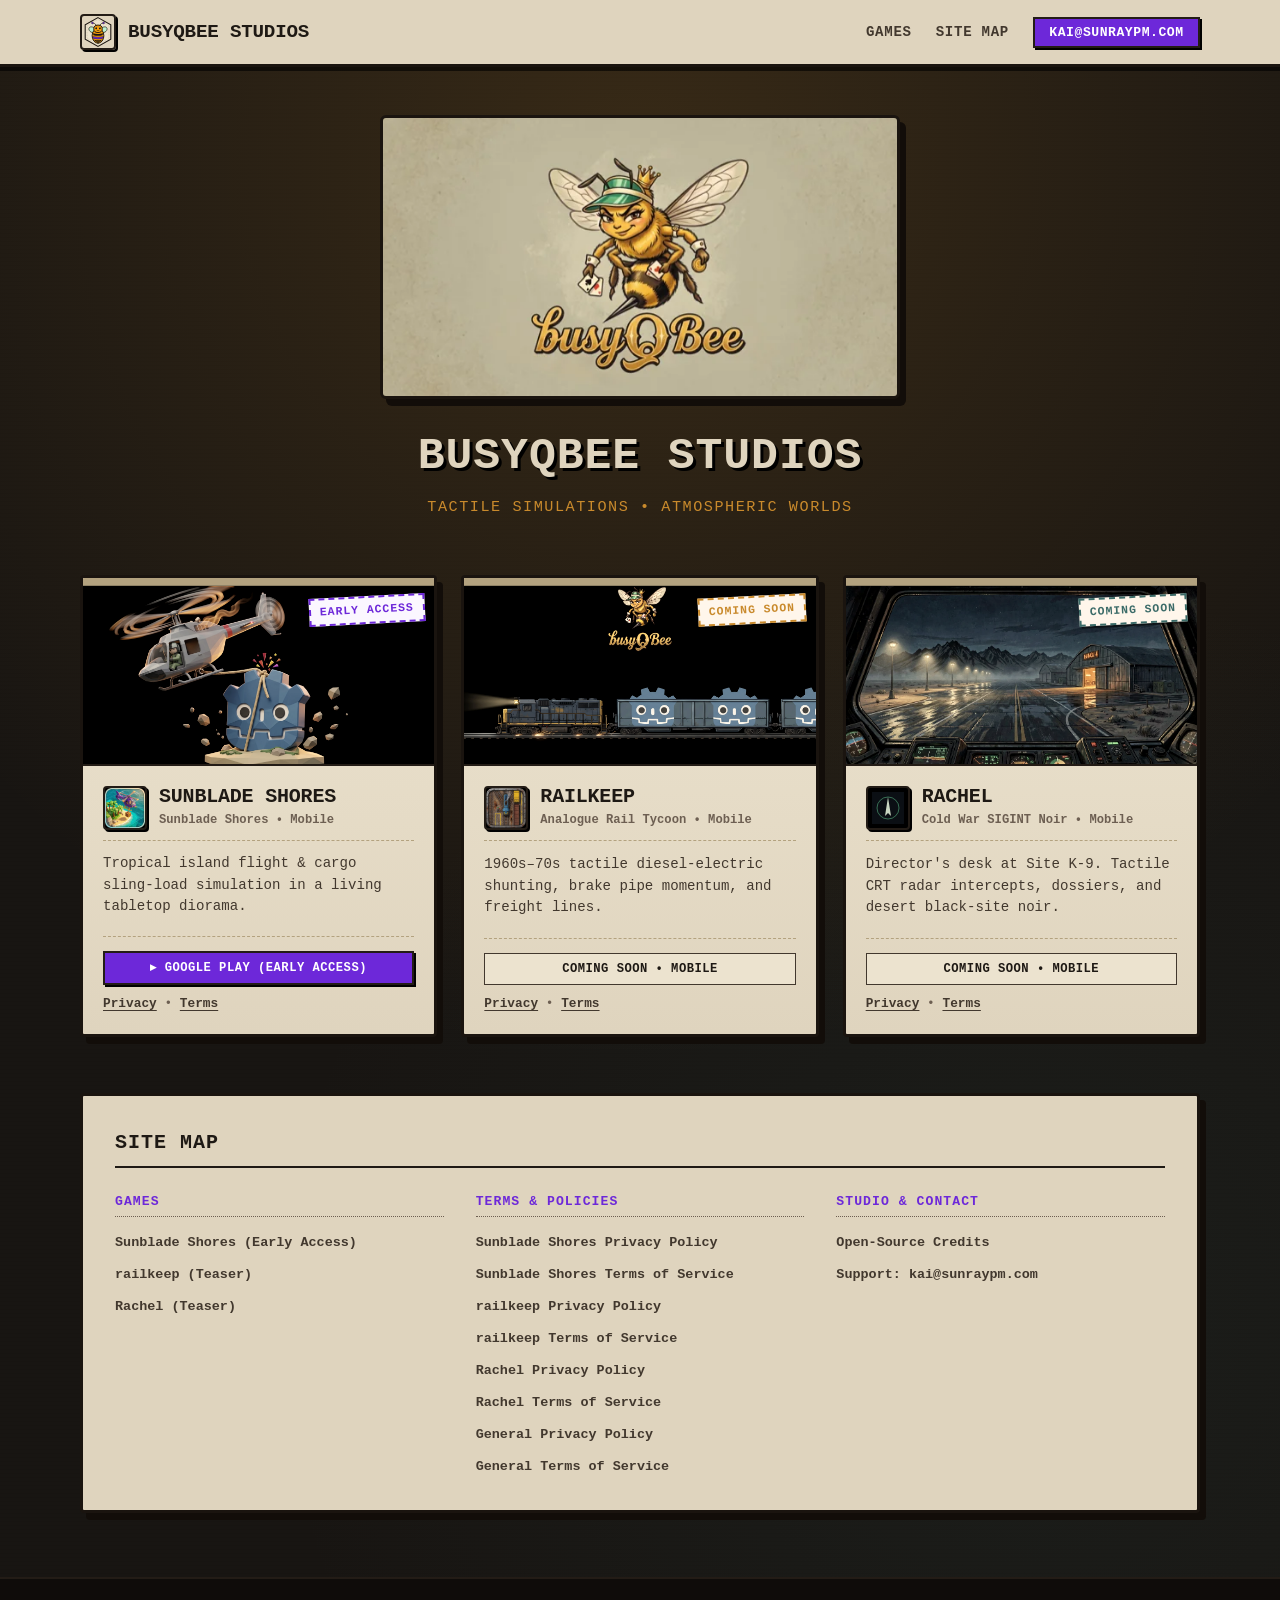
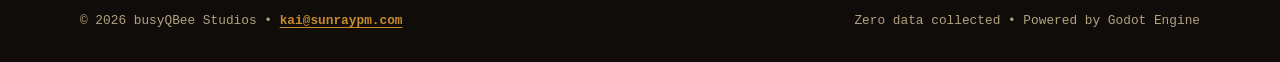
<file: index.html>
<!DOCTYPE html>
<html lang="en">
<head>
  <meta charset="UTF-8">
  <meta name="viewport" content="width=device-width, initial-scale=1.0">
  <title>busyQBee Studios</title>
  <meta name="description" content="busyQBee Studios — Independent game studio.">
  <link rel="icon" type="image/svg+xml" href="assets/images/favicon.svg">
  <link rel="stylesheet" href="assets/css/style.css">
</head>
<body>

  <!-- Minimal Header -->
  <header class="navbar">
    <div class="container nav-container">
      <a href="index.html" class="nav-brand">
        <img src="assets/images/busyqbee_logo.svg" alt="busyQBee Studios Logo" class="nav-logo">
        <span>busyQBee Studios</span>
      </a>
      <ul class="nav-links">
        <li><a href="#games" class="nav-link">Games</a></li>
        <li><a href="#sitemap" class="nav-link">Site Map</a></li>
        <li><a href="mailto:kai@sunraypm.com" class="nav-btn">kai@sunraypm.com</a></li>
      </ul>
    </div>
  </header>

  <main class="container">
    <!-- Hero / Headline with Official Studio Landscape Emblem -->
    <section class="minimal-hero">
      <img src="assets/images/busyQBee_emblem.webp" alt="busyQBee Studios Official Emblem" class="mascot-badge">
      <h1 class="minimal-title">busyQBee Studios</h1>
      <p class="minimal-tagline">Tactile simulations &bull; Atmospheric worlds</p>
    </section>

    <!-- 3 Games Horizontally -->
    <section id="games" class="games-horizontal-section">
      <div class="games-horizontal-grid">

        <!-- GAME 1: Sunblade Shores -->
        <article class="mini-game-card">
          <div class="mini-card-media">
            <img src="assets/images/sunbladeshores_splash.webp" alt="Sunblade Shores" loading="lazy">
            <span class="card-status-badge status-live">Early Access</span>
          </div>
          <div class="mini-card-body">
            <div class="mini-card-header">
              <img src="assets/images/sunbladeshores_icon.webp" alt="Sunblade Shores Icon" class="mini-icon">
              <div>
                <h2 class="mini-title">Sunblade Shores</h2>
                <div class="mini-subtitle">Sunblade Shores &bull; Mobile</div>
              </div>
            </div>
            <p class="mini-desc">
              Tropical island flight &amp; cargo sling-load simulation in a living tabletop diorama.
            </p>
            <div class="mini-actions">
              <a href="https://play.google.com/store/apps/details?id=com.sunraypm.sunbladeshores&hl=de" target="_blank" rel="noopener" class="availability-tag play-btn">&rtrif; Google Play (Early Access)</a>
              <div class="mini-links">
                <a href="sunbladeshores-privacy.html">Privacy</a> &bull;
                <a href="sunbladeshores-tos.html">Terms</a>
              </div>
            </div>
          </div>
        </article>

        <!-- GAME 2: railkeep -->
        <article class="mini-game-card teaser-card">
          <div class="mini-card-media">
            <img src="assets/images/railkeep_splash.webp" alt="railkeep" loading="lazy">
            <span class="card-status-badge status-teaser">Coming Soon</span>
          </div>
          <div class="mini-card-body">
            <div class="mini-card-header">
              <img src="assets/images/railkeep_icon.webp" alt="railkeep Icon" class="mini-icon">
              <div>
                <h2 class="mini-title">railkeep</h2>
                <div class="mini-subtitle">Analogue Rail Tycoon &bull; Mobile</div>
              </div>
            </div>
            <p class="mini-desc">
              1960s–70s tactile diesel-electric shunting, brake pipe momentum, and freight lines.
            </p>
            <div class="mini-actions">
              <span class="availability-tag">Coming Soon &bull; Mobile</span>
              <div class="mini-links">
                <a href="railkeep-privacy.html">Privacy</a> &bull;
                <a href="railkeep-tos.html">Terms</a>
              </div>
            </div>
          </div>
        </article>

        <!-- GAME 3: Rachel -->
        <article class="mini-game-card teaser-card">
          <div class="mini-card-media">
            <img src="assets/images/rachel_splash.webp" alt="Rachel" loading="lazy">
            <span class="card-status-badge status-classified">Coming Soon</span>
          </div>
          <div class="mini-card-body">
            <div class="mini-card-header">
              <img src="assets/images/rachel_icon.svg" alt="Rachel Icon" class="mini-icon" style="padding: 4px;">
              <div>
                <h2 class="mini-title">Rachel</h2>
                <div class="mini-subtitle">Cold War SIGINT Noir &bull; Mobile</div>
              </div>
            </div>
            <p class="mini-desc">
              Director's desk at Site K-9. Tactile CRT radar intercepts, dossiers, and desert black-site noir.
            </p>
            <div class="mini-actions">
              <span class="availability-tag">Coming Soon &bull; Mobile</span>
              <div class="mini-links">
                <a href="rachel-privacy.html">Privacy</a> &bull;
                <a href="rachel-tos.html">Terms</a>
              </div>
            </div>
          </div>
        </article>

      </div>
    </section>

    <!-- Site Map Section Below -->
    <section id="sitemap" class="sitemap-section">
      <div class="sitemap-header">Site Map</div>
      <div class="sitemap-grid">
        <div class="sitemap-col">
          <h4>Games</h4>
          <ul>
            <li><a href="#games">Sunblade Shores (Early Access)</a></li>
            <li><a href="#games">railkeep (Teaser)</a></li>
            <li><a href="#games">Rachel (Teaser)</a></li>
          </ul>
        </div>

        <div class="sitemap-col">
          <h4>Terms &amp; Policies</h4>
          <ul>
            <li><a href="sunbladeshores-privacy.html">Sunblade Shores Privacy Policy</a></li>
            <li><a href="sunbladeshores-tos.html">Sunblade Shores Terms of Service</a></li>
            <li><a href="railkeep-privacy.html">railkeep Privacy Policy</a></li>
            <li><a href="railkeep-tos.html">railkeep Terms of Service</a></li>
            <li><a href="rachel-privacy.html">Rachel Privacy Policy</a></li>
            <li><a href="rachel-tos.html">Rachel Terms of Service</a></li>
            <li><a href="privacy.html">General Privacy Policy</a></li>
            <li><a href="terms.html">General Terms of Service</a></li>
          </ul>
        </div>

        <div class="sitemap-col">
          <h4>Studio &amp; Contact</h4>
          <ul>
            <li><a href="credits.html">Open-Source Credits</a></li>
            <li><a href="mailto:kai@sunraypm.com">Support: kai@sunraypm.com</a></li>
          </ul>
        </div>
      </div>
    </section>
  </main>

  <!-- Minimal Footer -->
  <footer class="footer">
    <div class="container footer-bottom">
      <div>&copy; 2026 busyQBee Studios &bull; <a href="mailto:kai@sunraypm.com">kai@sunraypm.com</a></div>
      <div>Zero data collected &bull; Powered by Godot Engine</div>
    </div>
  </footer>

</body>
</html>
</file>
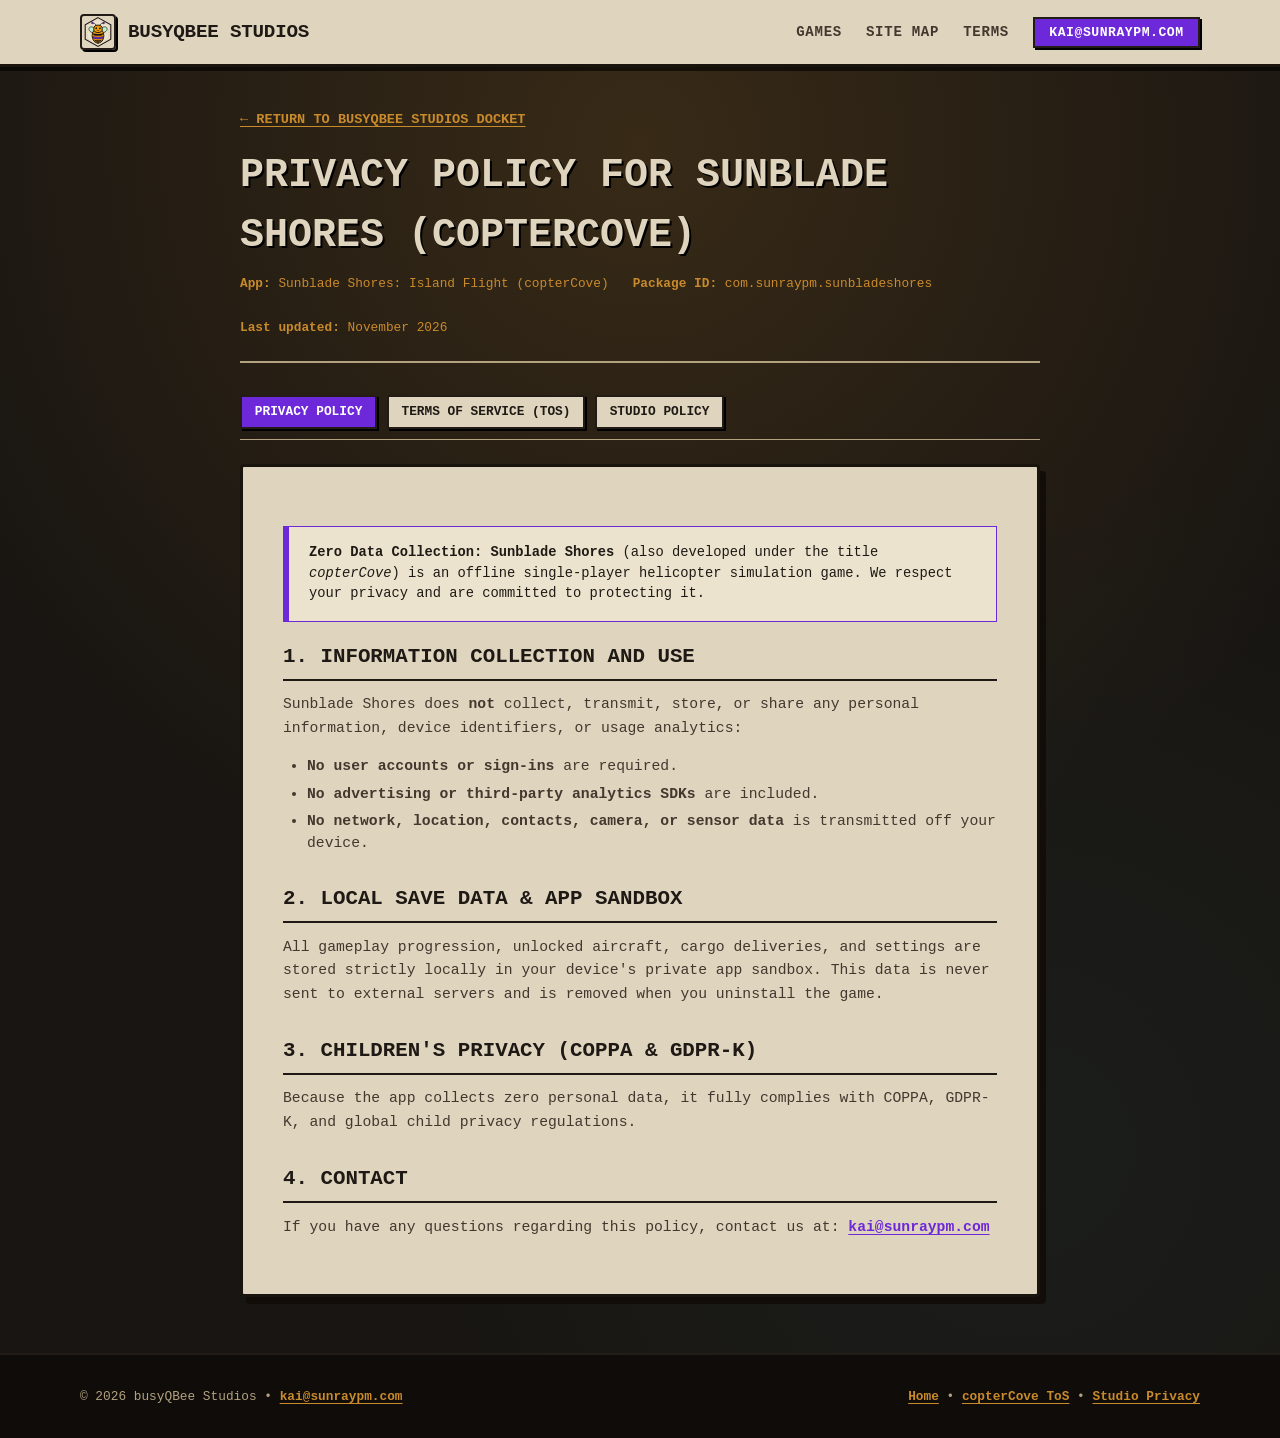
<file: coptercove-privacy.html>
<!DOCTYPE html>
<html lang="en">
<head>
  <meta charset="UTF-8">
  <meta name="viewport" content="width=device-width, initial-scale=1.0">
  <title>Privacy Policy - copterCove (Sunblade Shores) | busyQBee Studios</title>
  <meta name="description" content="Privacy Policy for copterCove / Sunblade Shores, developed by busyQBee Studios.">
  <link rel="icon" type="image/svg+xml" href="assets/images/favicon.svg">
  <link rel="stylesheet" href="assets/css/style.css">
</head>
<body>

  <!-- Navigation -->
  <header class="navbar">
    <div class="container nav-container">
      <a href="index.html" class="nav-brand">
        <img src="assets/images/busyqbee_logo.svg" alt="busyQBee Studios Logo" class="nav-logo">
        <span>busyQBee Studios</span>
      </a>
      <ul class="nav-links">
        <li><a href="index.html#games" class="nav-link">Games</a></li>
        <li><a href="index.html#sitemap" class="nav-link">Site Map</a></li>
        <li><a href="coptercove-tos.html" class="nav-link">Terms</a></li>
        <li><a href="mailto:kai@sunraypm.com" class="nav-btn">kai@sunraypm.com</a></li>
      </ul>
    </div>
  </header>

  <main class="container container-narrow">
    <div class="legal-header">
      <a href="index.html" class="legal-back">&larr; Return to busyQBee Studios Docket</a>
      <h1 class="legal-title">Privacy Policy for Sunblade Shores (copterCove)</h1>
      <div class="legal-meta">
        <span><strong>App:</strong> Sunblade Shores: Island Flight (copterCove)</span>
        <span><strong>Package ID:</strong> com.sunraypm.sunbladeshores</span>
        <span><strong>Last updated:</strong> November 2026</span>
      </div>
    </div>

    <div class="legal-nav-tabs">
      <a href="coptercove-privacy.html" class="legal-tab-btn active">Privacy Policy</a>
      <a href="coptercove-tos.html" class="legal-tab-btn">Terms of Service (ToS)</a>
      <a href="privacy.html" class="legal-tab-btn">Studio Policy</a>
    </div>

    <article class="legal-content">
      <div class="legal-notice-box">
        <strong>Zero Data Collection:</strong> <strong>Sunblade Shores</strong> (also developed under the title <em>copterCove</em>) is an offline single-player helicopter simulation game. We respect your privacy and are committed to protecting it.
      </div>

      <h2>1. Information Collection and Use</h2>
      <p>
        Sunblade Shores does <strong>not</strong> collect, transmit, store, or share any personal information, device identifiers, or usage analytics:
      </p>
      <ul>
        <li><strong>No user accounts or sign-ins</strong> are required.</li>
        <li><strong>No advertising or third-party analytics SDKs</strong> are included.</li>
        <li><strong>No network, location, contacts, camera, or sensor data</strong> is transmitted off your device.</li>
      </ul>

      <h2>2. Local Save Data &amp; App Sandbox</h2>
      <p>
        All gameplay progression, unlocked aircraft, cargo deliveries, and settings are stored strictly locally in your device's private app sandbox. This data is never sent to external servers and is removed when you uninstall the game.
      </p>

      <h2>3. Children's Privacy (COPPA &amp; GDPR-K)</h2>
      <p>
        Because the app collects zero personal data, it fully complies with COPPA, GDPR-K, and global child privacy regulations.
      </p>

      <h2>4. Contact</h2>
      <p>
        If you have any questions regarding this policy, contact us at: <strong><a href="mailto:kai@sunraypm.com">kai@sunraypm.com</a></strong>
      </p>
    </article>
  </main>

  <footer class="footer">
    <div class="container footer-bottom">
      <div>&copy; 2026 busyQBee Studios &bull; <a href="mailto:kai@sunraypm.com">kai@sunraypm.com</a></div>
      <div><a href="index.html">Home</a> &bull; <a href="coptercove-tos.html">copterCove ToS</a> &bull; <a href="privacy.html">Studio Privacy</a></div>
    </div>
  </footer>

</body>
</html>
</file>
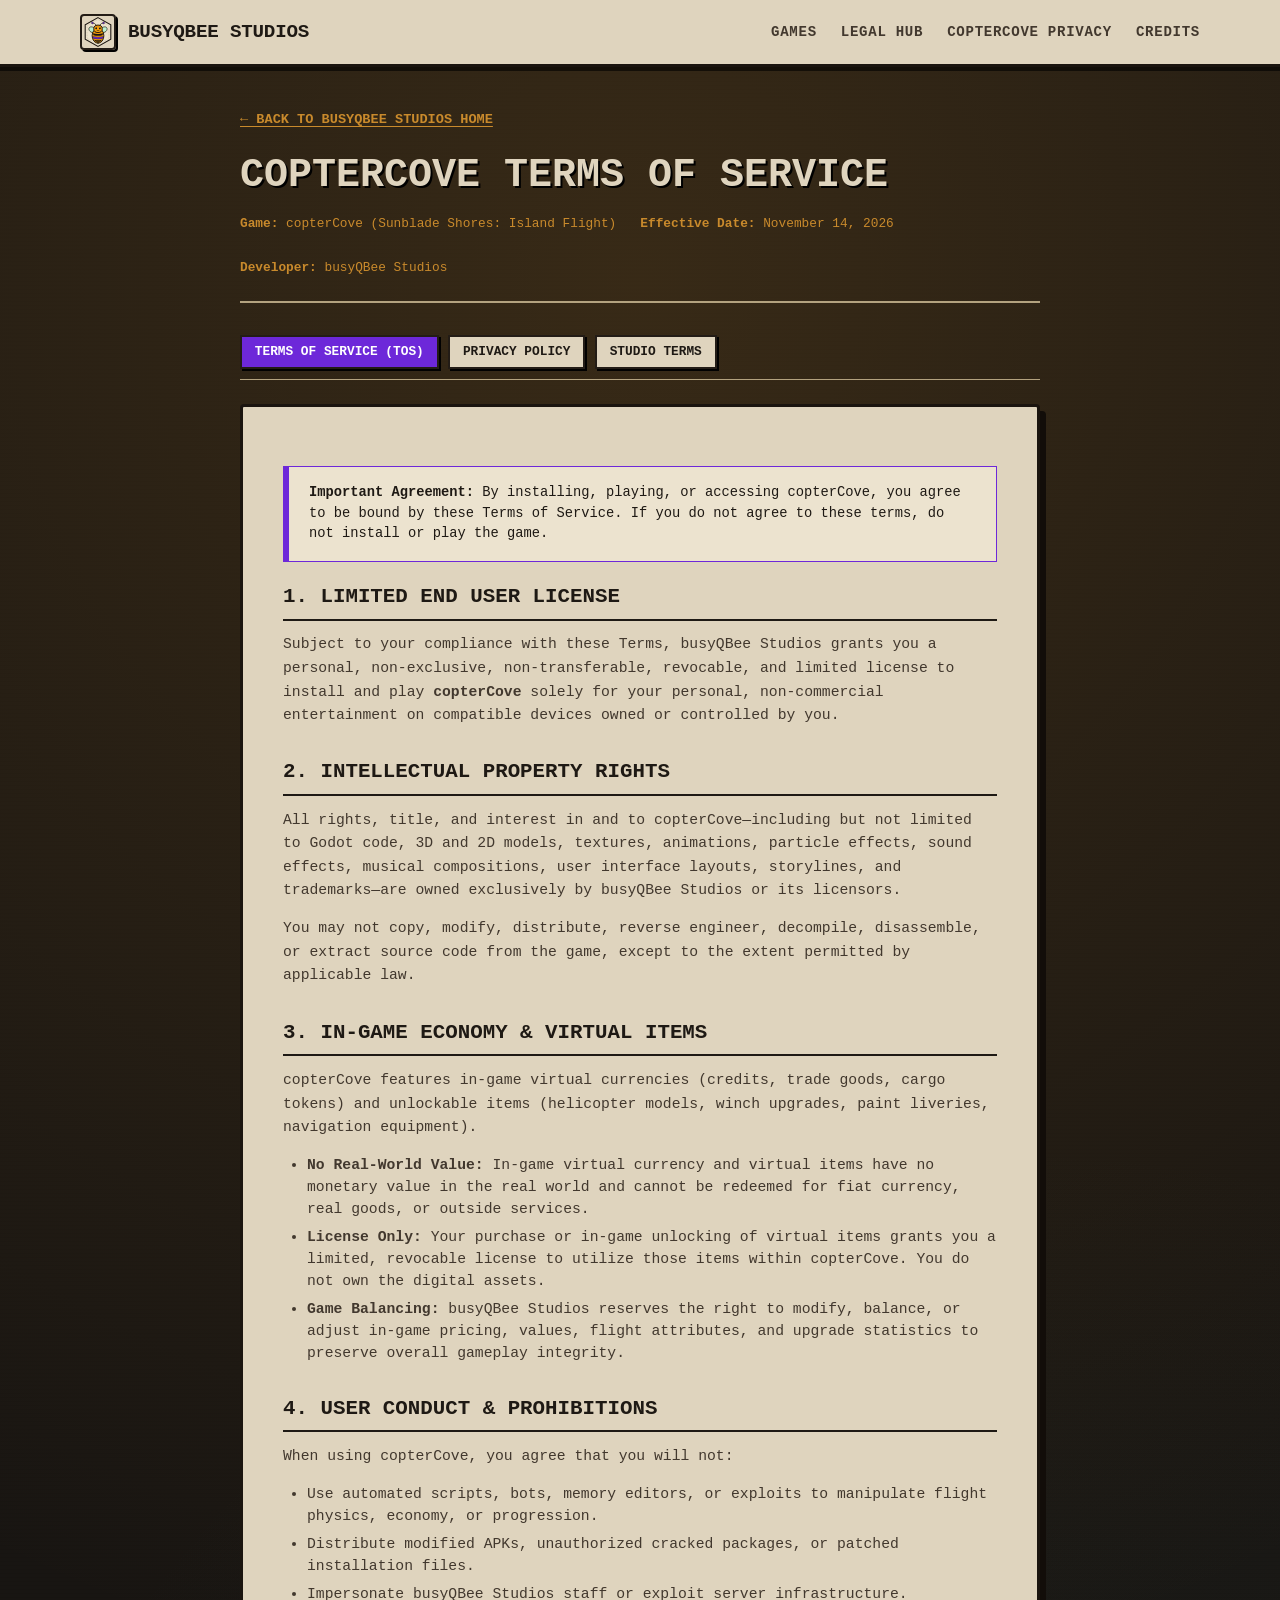
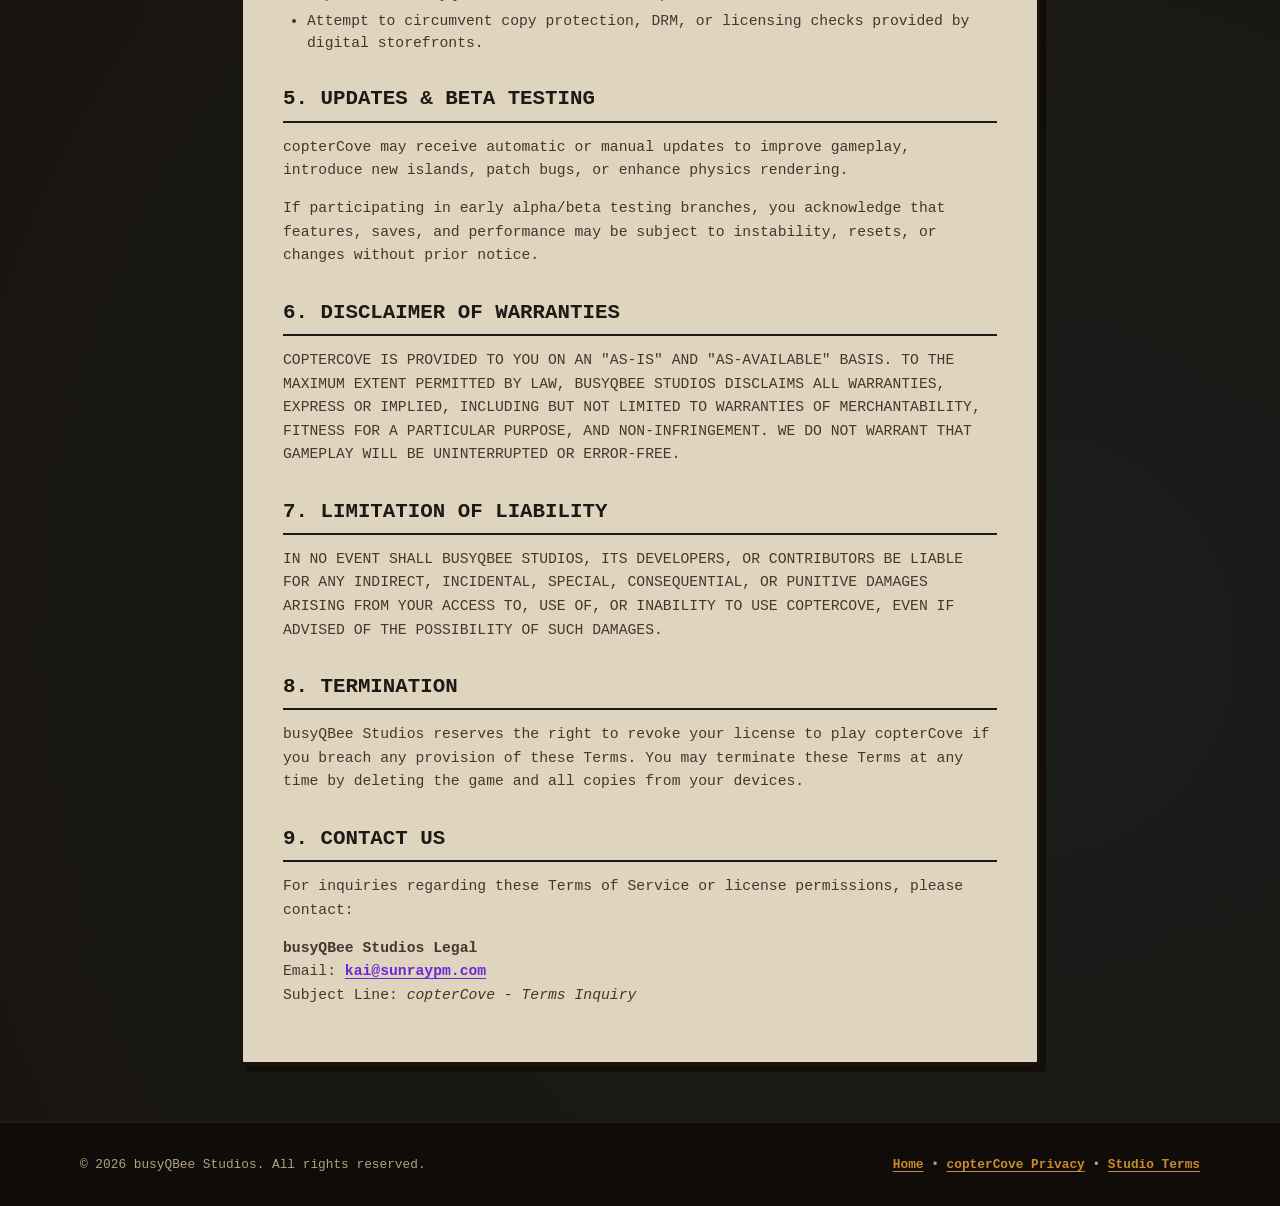
<file: coptercove-tos.html>
<!DOCTYPE html>
<html lang="en">
<head>
  <meta charset="UTF-8">
  <meta name="viewport" content="width=device-width, initial-scale=1.0">
  <title>Terms of Service - copterCove | busyQBee Studios</title>
  <meta name="description" content="Terms of Service and End User License Agreement for copterCove, developed by busyQBee Studios.">
  <link rel="icon" type="image/svg+xml" href="assets/images/favicon.svg">
  <link rel="stylesheet" href="assets/css/style.css">
</head>
<body>

  <!-- Navigation -->
  <header class="navbar">
    <div class="container nav-container">
      <a href="index.html" class="nav-brand">
        <img src="assets/images/busyqbee_logo.svg" alt="busyQBee Studios Logo" class="nav-logo">
        <span>busyQBee Studios</span>
      </a>
      <ul class="nav-links">
        <li><a href="index.html#portfolio" class="nav-link">Games</a></li>
        <li><a href="index.html#legal" class="nav-link">Legal Hub</a></li>
        <li><a href="coptercove-privacy.html" class="nav-link">copterCove Privacy</a></li>
        <li><a href="credits.html" class="nav-link">Credits</a></li>
      </ul>
    </div>
  </header>

  <main class="container container-narrow">
    <div class="legal-header">
      <a href="index.html" class="legal-back">&larr; Back to busyQBee Studios Home</a>
      <h1 class="legal-title">copterCove Terms of Service</h1>
      <div class="legal-meta">
        <span><strong>Game:</strong> copterCove (Sunblade Shores: Island Flight)</span>
        <span><strong>Effective Date:</strong> November 14, 2026</span>
        <span><strong>Developer:</strong> busyQBee Studios</span>
      </div>
    </div>

    <div class="legal-nav-tabs">
      <a href="coptercove-tos.html" class="legal-tab-btn active">Terms of Service (ToS)</a>
      <a href="coptercove-privacy.html" class="legal-tab-btn">Privacy Policy</a>
      <a href="terms.html" class="legal-tab-btn">Studio Terms</a>
    </div>

    <article class="legal-content">
      <div class="legal-notice-box">
        <strong>Important Agreement:</strong> By installing, playing, or accessing copterCove, you agree to be bound by these Terms of Service. If you do not agree to these terms, do not install or play the game.
      </div>

      <h2>1. Limited End User License</h2>
      <p>
        Subject to your compliance with these Terms, busyQBee Studios grants you a personal, non-exclusive, non-transferable, revocable, and limited license to install and play <strong>copterCove</strong> solely for your personal, non-commercial entertainment on compatible devices owned or controlled by you.
      </p>

      <h2>2. Intellectual Property Rights</h2>
      <p>
        All rights, title, and interest in and to copterCove—including but not limited to Godot code, 3D and 2D models, textures, animations, particle effects, sound effects, musical compositions, user interface layouts, storylines, and trademarks—are owned exclusively by busyQBee Studios or its licensors.
      </p>
      <p>
        You may not copy, modify, distribute, reverse engineer, decompile, disassemble, or extract source code from the game, except to the extent permitted by applicable law.
      </p>

      <h2>3. In-Game Economy &amp; Virtual Items</h2>
      <p>
        copterCove features in-game virtual currencies (credits, trade goods, cargo tokens) and unlockable items (helicopter models, winch upgrades, paint liveries, navigation equipment).
      </p>
      <ul>
        <li><strong>No Real-World Value:</strong> In-game virtual currency and virtual items have no monetary value in the real world and cannot be redeemed for fiat currency, real goods, or outside services.</li>
        <li><strong>License Only:</strong> Your purchase or in-game unlocking of virtual items grants you a limited, revocable license to utilize those items within copterCove. You do not own the digital assets.</li>
        <li><strong>Game Balancing:</strong> busyQBee Studios reserves the right to modify, balance, or adjust in-game pricing, values, flight attributes, and upgrade statistics to preserve overall gameplay integrity.</li>
      </ul>

      <h2>4. User Conduct &amp; Prohibitions</h2>
      <p>
        When using copterCove, you agree that you will not:
      </p>
      <ul>
        <li>Use automated scripts, bots, memory editors, or exploits to manipulate flight physics, economy, or progression.</li>
        <li>Distribute modified APKs, unauthorized cracked packages, or patched installation files.</li>
        <li>Impersonate busyQBee Studios staff or exploit server infrastructure.</li>
        <li>Attempt to circumvent copy protection, DRM, or licensing checks provided by digital storefronts.</li>
      </ul>

      <h2>5. Updates &amp; Beta Testing</h2>
      <p>
        copterCove may receive automatic or manual updates to improve gameplay, introduce new islands, patch bugs, or enhance physics rendering.
      </p>
      <p>
        If participating in early alpha/beta testing branches, you acknowledge that features, saves, and performance may be subject to instability, resets, or changes without prior notice.
      </p>

      <h2>6. Disclaimer of Warranties</h2>
      <p>
        COPTERCOVE IS PROVIDED TO YOU ON AN "AS-IS" AND "AS-AVAILABLE" BASIS. TO THE MAXIMUM EXTENT PERMITTED BY LAW, BUSYQBEE STUDIOS DISCLAIMS ALL WARRANTIES, EXPRESS OR IMPLIED, INCLUDING BUT NOT LIMITED TO WARRANTIES OF MERCHANTABILITY, FITNESS FOR A PARTICULAR PURPOSE, AND NON-INFRINGEMENT. WE DO NOT WARRANT THAT GAMEPLAY WILL BE UNINTERRUPTED OR ERROR-FREE.
      </p>

      <h2>7. Limitation of Liability</h2>
      <p>
        IN NO EVENT SHALL BUSYQBEE STUDIOS, ITS DEVELOPERS, OR CONTRIBUTORS BE LIABLE FOR ANY INDIRECT, INCIDENTAL, SPECIAL, CONSEQUENTIAL, OR PUNITIVE DAMAGES ARISING FROM YOUR ACCESS TO, USE OF, OR INABILITY TO USE COPTERCOVE, EVEN IF ADVISED OF THE POSSIBILITY OF SUCH DAMAGES.
      </p>

      <h2>8. Termination</h2>
      <p>
        busyQBee Studios reserves the right to revoke your license to play copterCove if you breach any provision of these Terms. You may terminate these Terms at any time by deleting the game and all copies from your devices.
      </p>

      <h2>9. Contact Us</h2>
      <p>
        For inquiries regarding these Terms of Service or license permissions, please contact:
      </p>
      <p>
        <strong>busyQBee Studios Legal</strong><br>
        Email: <a href="mailto:kai@sunraypm.com">kai@sunraypm.com</a><br>
        Subject Line: <em>copterCove - Terms Inquiry</em>
      </p>
    </article>
  </main>

  <footer class="footer">
    <div class="container footer-bottom">
      <div>&copy; 2026 busyQBee Studios. All rights reserved.</div>
      <div><a href="index.html">Home</a> &bull; <a href="coptercove-privacy.html">copterCove Privacy</a> &bull; <a href="terms.html">Studio Terms</a></div>
    </div>
  </footer>

</body>
</html>
</file>
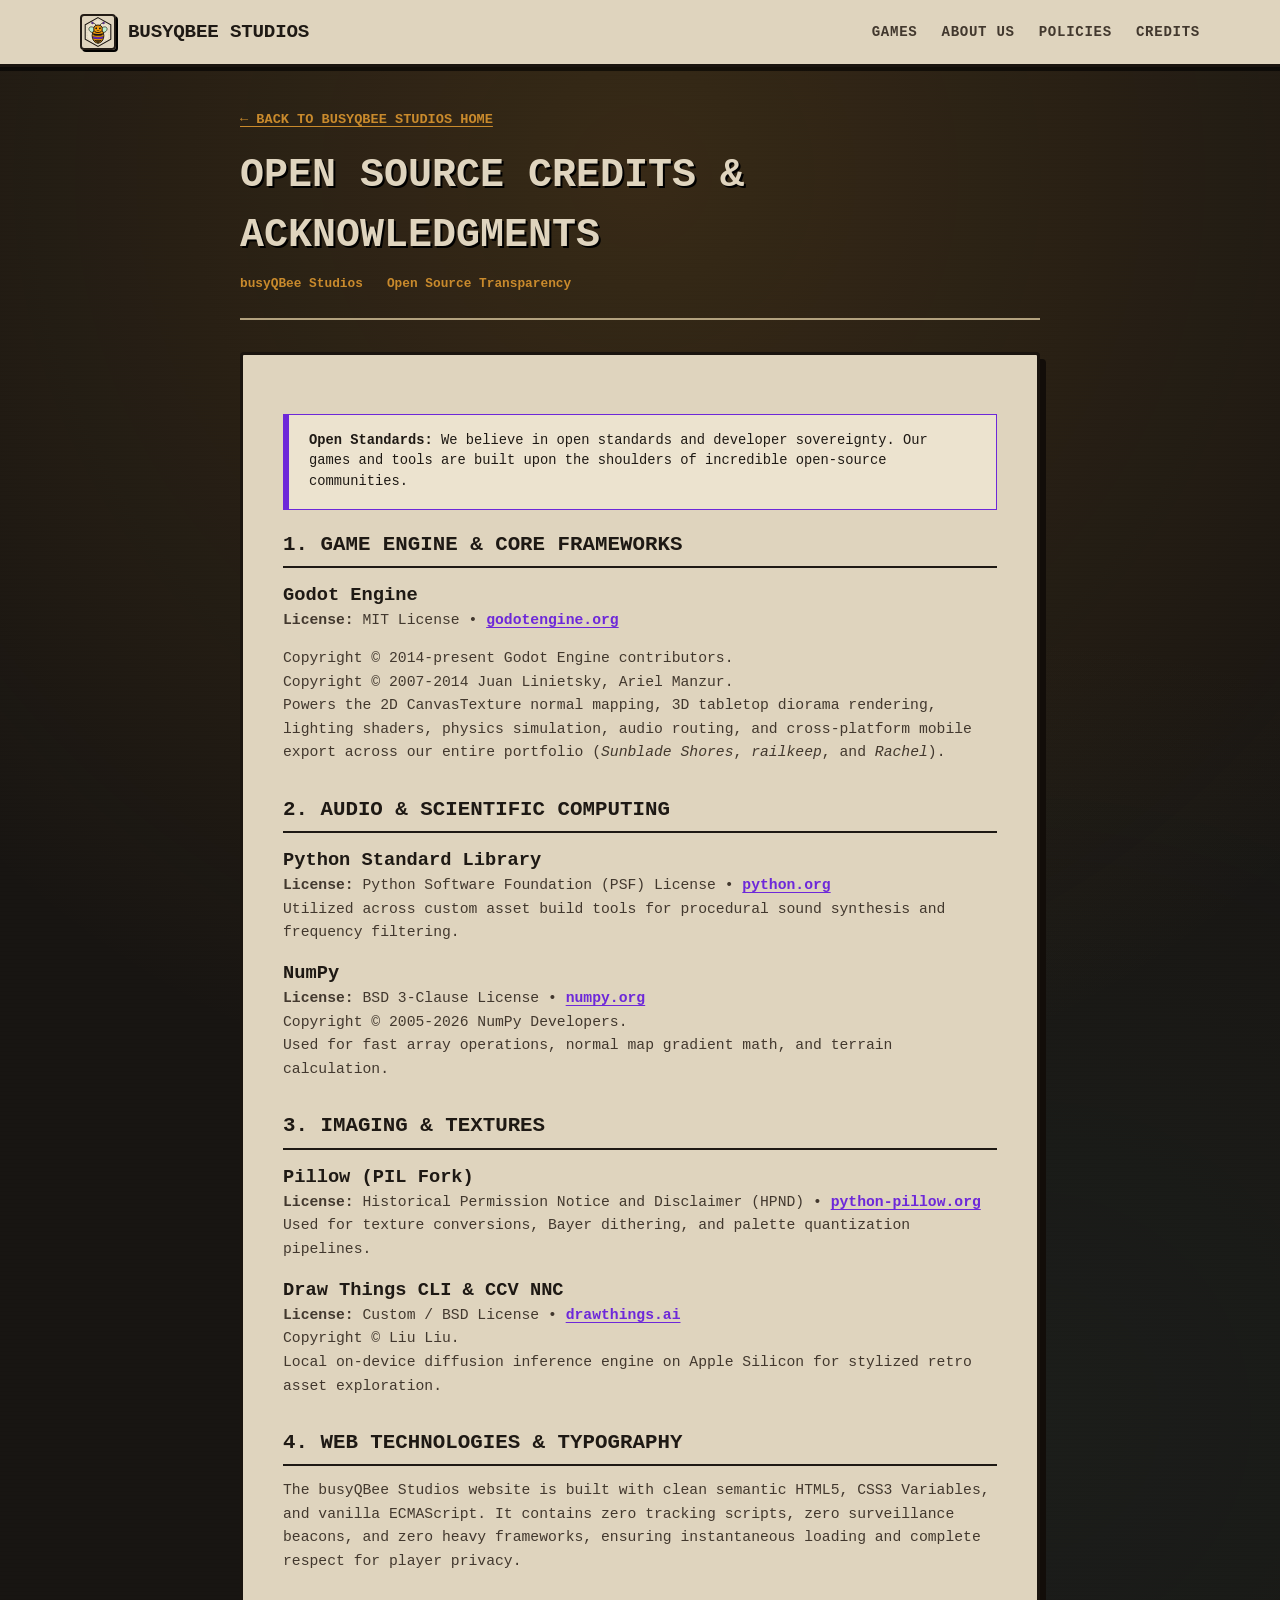
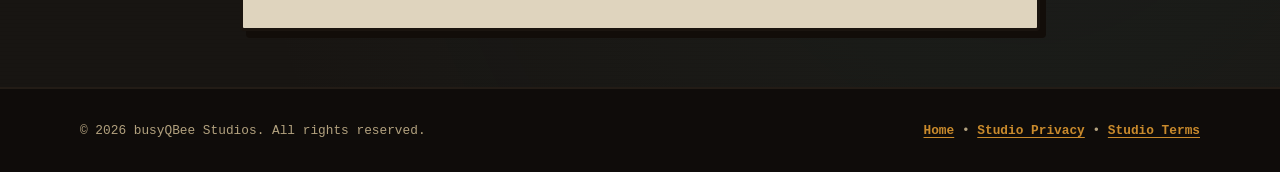
<file: credits.html>
<!DOCTYPE html>
<html lang="en">
<head>
  <meta charset="UTF-8">
  <meta name="viewport" content="width=device-width, initial-scale=1.0">
  <title>Open Source Credits | busyQBee Studios</title>
  <meta name="description" content="Open Source credits and acknowledgments for busyQBee Studios games and technology.">
  <link rel="icon" type="image/svg+xml" href="assets/images/favicon.svg">
  <link rel="stylesheet" href="assets/css/style.css">
</head>
<body>

  <!-- Navigation -->
  <header class="navbar">
    <div class="container nav-container">
      <a href="index.html" class="nav-brand">
        <img src="assets/images/busyqbee_logo.svg" alt="busyQBee Studios Logo" class="nav-logo">
        <span>busyQBee Studios</span>
      </a>
      <ul class="nav-links">
        <li><a href="index.html#portfolio" class="nav-link">Games</a></li>
        <li><a href="index.html#about" class="nav-link">About Us</a></li>
        <li><a href="index.html#sitemap" class="nav-link">Policies</a></li>
        <li><a href="credits.html" class="nav-link active">Credits</a></li>
      </ul>
    </div>
  </header>

  <main class="container container-narrow">
    <div class="legal-header">
      <a href="index.html" class="legal-back">&larr; Back to busyQBee Studios Home</a>
      <h1 class="legal-title">Open Source Credits &amp; Acknowledgments</h1>
      <div class="legal-meta">
        <span><strong>busyQBee Studios</strong></span>
        <span><strong>Open Source Transparency</strong></span>
      </div>
    </div>

    <article class="legal-content">
      <div class="legal-notice-box">
        <strong>Open Standards:</strong> We believe in open standards and developer sovereignty. Our games and tools are built upon the shoulders of incredible open-source communities.
      </div>

      <h2>1. Game Engine &amp; Core Frameworks</h2>
      <h3>Godot Engine</h3>
      <p>
        <strong>License:</strong> MIT License &bull; <a href="https://godotengine.org" target="_blank" rel="noopener">godotengine.org</a>
      </p>
      <p>
        Copyright &copy; 2014-present Godot Engine contributors.<br>
        Copyright &copy; 2007-2014 Juan Linietsky, Ariel Manzur.<br>
        Powers the 2D CanvasTexture normal mapping, 3D tabletop diorama rendering, lighting shaders, physics simulation, audio routing, and cross-platform mobile export across our entire portfolio (<em>Sunblade Shores</em>, <em>railkeep</em>, and <em>Rachel</em>).
      </p>

      <h2>2. Audio &amp; Scientific Computing</h2>
      <h3>Python Standard Library</h3>
      <p>
        <strong>License:</strong> Python Software Foundation (PSF) License &bull; <a href="https://python.org" target="_blank" rel="noopener">python.org</a><br>
        Utilized across custom asset build tools for procedural sound synthesis and frequency filtering.
      </p>

      <h3>NumPy</h3>
      <p>
        <strong>License:</strong> BSD 3-Clause License &bull; <a href="https://numpy.org" target="_blank" rel="noopener">numpy.org</a><br>
        Copyright &copy; 2005-2026 NumPy Developers.<br>
        Used for fast array operations, normal map gradient math, and terrain calculation.
      </p>

      <h2>3. Imaging &amp; Textures</h2>
      <h3>Pillow (PIL Fork)</h3>
      <p>
        <strong>License:</strong> Historical Permission Notice and Disclaimer (HPND) &bull; <a href="https://python-pillow.org" target="_blank" rel="noopener">python-pillow.org</a><br>
        Used for texture conversions, Bayer dithering, and palette quantization pipelines.
      </p>

      <h3>Draw Things CLI &amp; CCV NNC</h3>
      <p>
        <strong>License:</strong> Custom / BSD License &bull; <a href="https://drawthings.ai" target="_blank" rel="noopener">drawthings.ai</a><br>
        Copyright &copy; Liu Liu.<br>
        Local on-device diffusion inference engine on Apple Silicon for stylized retro asset exploration.
      </p>

      <h2>4. Web Technologies &amp; Typography</h2>
      <p>
        The busyQBee Studios website is built with clean semantic HTML5, CSS3 Variables, and vanilla ECMAScript. It contains zero tracking scripts, zero surveillance beacons, and zero heavy frameworks, ensuring instantaneous loading and complete respect for player privacy.
      </p>
    </article>
  </main>

  <footer class="footer">
    <div class="container footer-bottom">
      <div>&copy; 2026 busyQBee Studios. All rights reserved.</div>
      <div><a href="index.html">Home</a> &bull; <a href="privacy.html">Studio Privacy</a> &bull; <a href="terms.html">Studio Terms</a></div>
    </div>
  </footer>

</body>
</html>
</file>
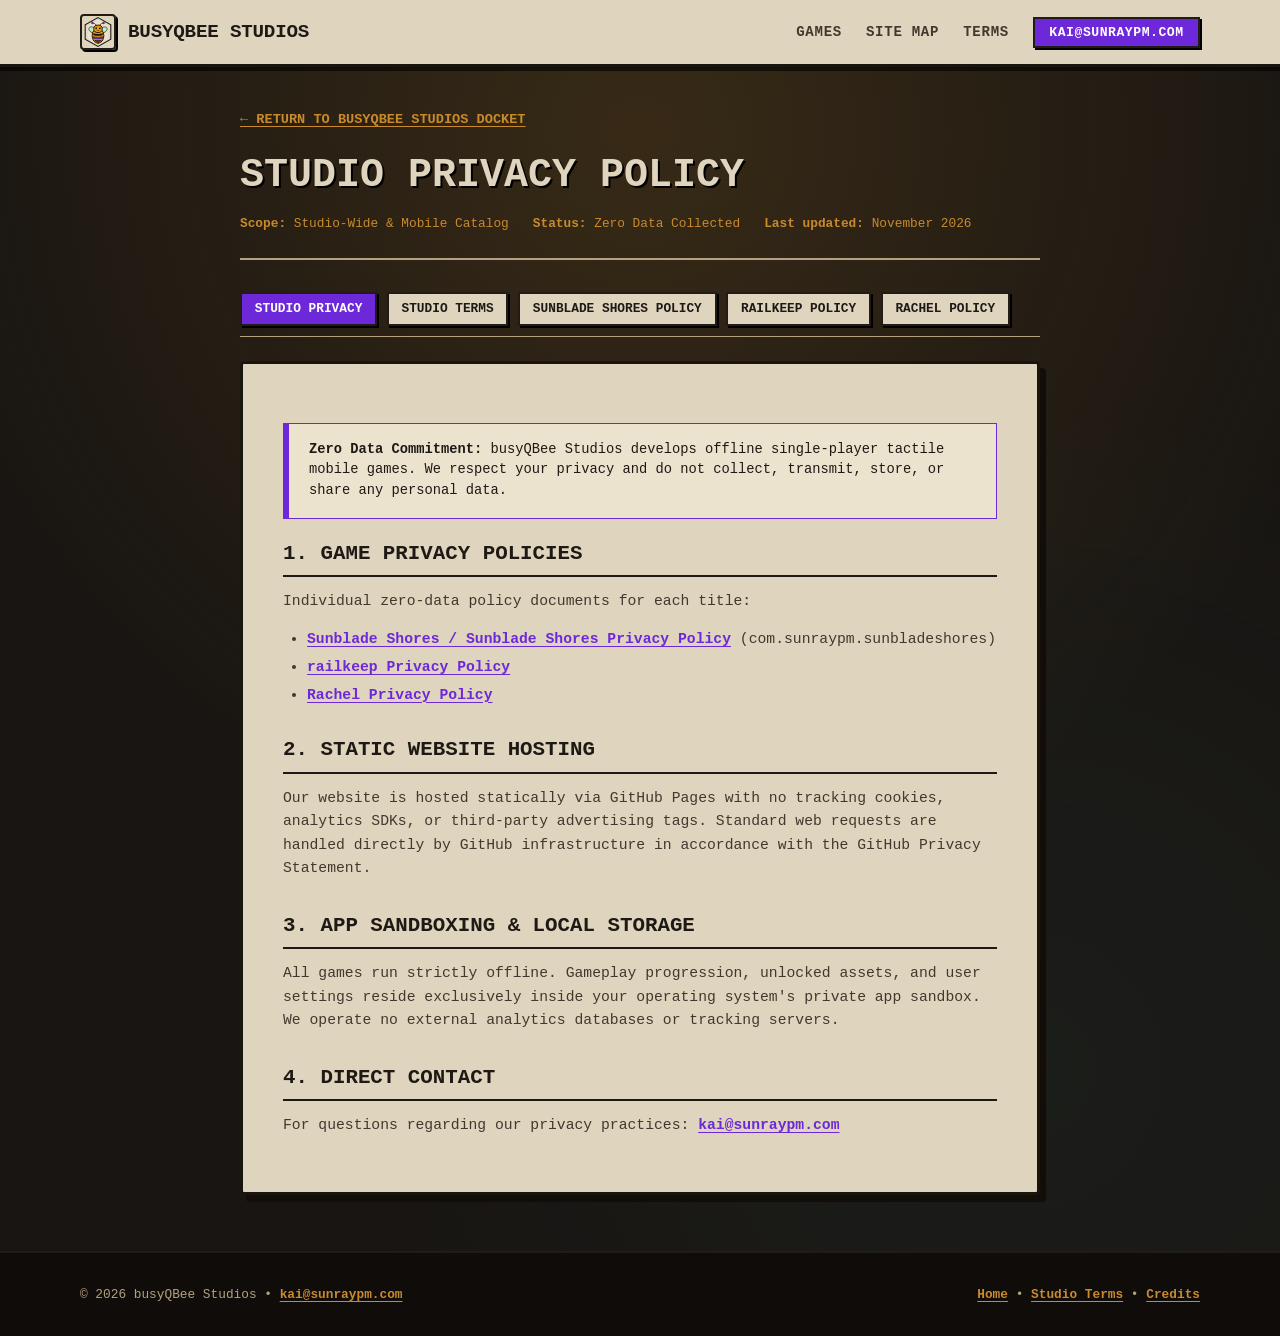
<file: privacy.html>
<!DOCTYPE html>
<html lang="en">
<head>
  <meta charset="UTF-8">
  <meta name="viewport" content="width=device-width, initial-scale=1.0">
  <title>Studio Privacy Policy | busyQBee Studios</title>
  <meta name="description" content="General Privacy Policy for busyQBee Studios: Zero personal data collected across all games and websites.">
  <link rel="icon" type="image/svg+xml" href="assets/images/favicon.svg">
  <link rel="stylesheet" href="assets/css/style.css">
</head>
<body>

  <!-- Navigation -->
  <header class="navbar">
    <div class="container nav-container">
      <a href="index.html" class="nav-brand">
        <img src="assets/images/busyqbee_logo.svg" alt="busyQBee Studios Logo" class="nav-logo">
        <span>busyQBee Studios</span>
      </a>
      <ul class="nav-links">
        <li><a href="index.html#games" class="nav-link">Games</a></li>
        <li><a href="index.html#sitemap" class="nav-link">Site Map</a></li>
        <li><a href="terms.html" class="nav-link">Terms</a></li>
        <li><a href="mailto:kai@sunraypm.com" class="nav-btn">kai@sunraypm.com</a></li>
      </ul>
    </div>
  </header>

  <main class="container container-narrow">
    <div class="legal-header">
      <a href="index.html" class="legal-back">&larr; Return to busyQBee Studios Docket</a>
      <h1 class="legal-title">Studio Privacy Policy</h1>
      <div class="legal-meta">
        <span><strong>Scope:</strong> Studio-Wide &amp; Mobile Catalog</span>
        <span><strong>Status:</strong> Zero Data Collected</span>
        <span><strong>Last updated:</strong> November 2026</span>
      </div>
    </div>

    <div class="legal-nav-tabs">
      <a href="privacy.html" class="legal-tab-btn active">Studio Privacy</a>
      <a href="terms.html" class="legal-tab-btn">Studio Terms</a>
      <a href="sunbladeshores-privacy.html" class="legal-tab-btn">Sunblade Shores Policy</a>
      <a href="railkeep-privacy.html" class="legal-tab-btn">railkeep Policy</a>
      <a href="rachel-privacy.html" class="legal-tab-btn">Rachel Policy</a>
    </div>

    <article class="legal-content">
      <div class="legal-notice-box">
        <strong>Zero Data Commitment:</strong> busyQBee Studios develops offline single-player tactile mobile games. We respect your privacy and do not collect, transmit, store, or share any personal data.
      </div>

      <h2>1. Game Privacy Policies</h2>
      <p>
        Individual zero-data policy documents for each title:
      </p>
      <ul>
        <li><a href="sunbladeshores-privacy.html"><strong>Sunblade Shores / Sunblade Shores Privacy Policy</strong></a> (com.sunraypm.sunbladeshores)</li>
        <li><a href="railkeep-privacy.html"><strong>railkeep Privacy Policy</strong></a></li>
        <li><a href="rachel-privacy.html"><strong>Rachel Privacy Policy</strong></a></li>
      </ul>

      <h2>2. Static Website Hosting</h2>
      <p>
        Our website is hosted statically via GitHub Pages with no tracking cookies, analytics SDKs, or third-party advertising tags. Standard web requests are handled directly by GitHub infrastructure in accordance with the GitHub Privacy Statement.
      </p>

      <h2>3. App Sandboxing &amp; Local Storage</h2>
      <p>
        All games run strictly offline. Gameplay progression, unlocked assets, and user settings reside exclusively inside your operating system's private app sandbox. We operate no external analytics databases or tracking servers.
      </p>

      <h2>4. Direct Contact</h2>
      <p>
        For questions regarding our privacy practices: <strong><a href="mailto:kai@sunraypm.com">kai@sunraypm.com</a></strong>
      </p>
    </article>
  </main>

  <footer class="footer">
    <div class="container footer-bottom">
      <div>&copy; 2026 busyQBee Studios &bull; <a href="mailto:kai@sunraypm.com">kai@sunraypm.com</a></div>
      <div><a href="index.html">Home</a> &bull; <a href="terms.html">Studio Terms</a> &bull; <a href="credits.html">Credits</a></div>
    </div>
  </footer>

</body>
</html>
</file>
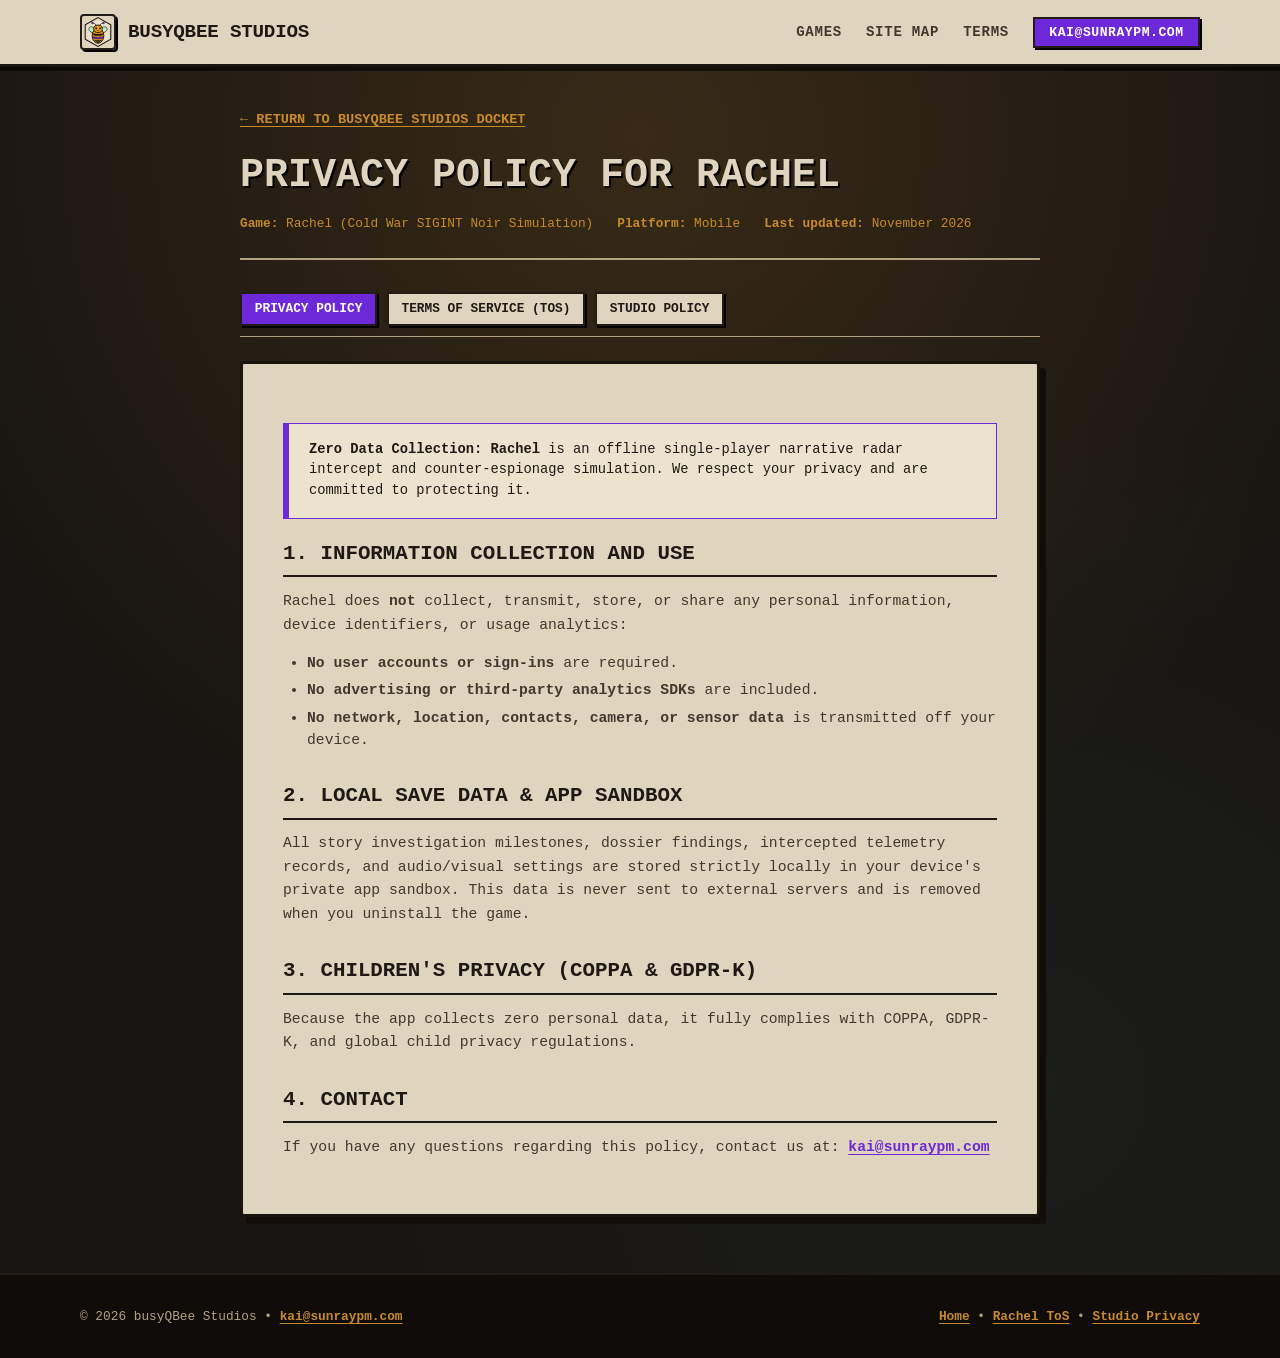
<file: rachel-privacy.html>
<!DOCTYPE html>
<html lang="en">
<head>
  <meta charset="UTF-8">
  <meta name="viewport" content="width=device-width, initial-scale=1.0">
  <title>Privacy Policy - Rachel | busyQBee Studios</title>
  <meta name="description" content="Privacy Policy for Rachel, developed by busyQBee Studios.">
  <link rel="icon" type="image/svg+xml" href="assets/images/favicon.svg">
  <link rel="stylesheet" href="assets/css/style.css">
</head>
<body>

  <!-- Navigation -->
  <header class="navbar">
    <div class="container nav-container">
      <a href="index.html" class="nav-brand">
        <img src="assets/images/busyqbee_logo.svg" alt="busyQBee Studios Logo" class="nav-logo">
        <span>busyQBee Studios</span>
      </a>
      <ul class="nav-links">
        <li><a href="index.html#games" class="nav-link">Games</a></li>
        <li><a href="index.html#sitemap" class="nav-link">Site Map</a></li>
        <li><a href="rachel-tos.html" class="nav-link">Terms</a></li>
        <li><a href="mailto:kai@sunraypm.com" class="nav-btn">kai@sunraypm.com</a></li>
      </ul>
    </div>
  </header>

  <main class="container container-narrow">
    <div class="legal-header">
      <a href="index.html" class="legal-back">&larr; Return to busyQBee Studios Docket</a>
      <h1 class="legal-title">Privacy Policy for Rachel</h1>
      <div class="legal-meta">
        <span><strong>Game:</strong> Rachel (Cold War SIGINT Noir Simulation)</span>
        <span><strong>Platform:</strong> Mobile</span>
        <span><strong>Last updated:</strong> November 2026</span>
      </div>
    </div>

    <div class="legal-nav-tabs">
      <a href="rachel-privacy.html" class="legal-tab-btn active">Privacy Policy</a>
      <a href="rachel-tos.html" class="legal-tab-btn">Terms of Service (ToS)</a>
      <a href="privacy.html" class="legal-tab-btn">Studio Policy</a>
    </div>

    <article class="legal-content">
      <div class="legal-notice-box">
        <strong>Zero Data Collection:</strong> <strong>Rachel</strong> is an offline single-player narrative radar intercept and counter-espionage simulation. We respect your privacy and are committed to protecting it.
      </div>

      <h2>1. Information Collection and Use</h2>
      <p>
        Rachel does <strong>not</strong> collect, transmit, store, or share any personal information, device identifiers, or usage analytics:
      </p>
      <ul>
        <li><strong>No user accounts or sign-ins</strong> are required.</li>
        <li><strong>No advertising or third-party analytics SDKs</strong> are included.</li>
        <li><strong>No network, location, contacts, camera, or sensor data</strong> is transmitted off your device.</li>
      </ul>

      <h2>2. Local Save Data &amp; App Sandbox</h2>
      <p>
        All story investigation milestones, dossier findings, intercepted telemetry records, and audio/visual settings are stored strictly locally in your device's private app sandbox. This data is never sent to external servers and is removed when you uninstall the game.
      </p>

      <h2>3. Children's Privacy (COPPA &amp; GDPR-K)</h2>
      <p>
        Because the app collects zero personal data, it fully complies with COPPA, GDPR-K, and global child privacy regulations.
      </p>

      <h2>4. Contact</h2>
      <p>
        If you have any questions regarding this policy, contact us at: <strong><a href="mailto:kai@sunraypm.com">kai@sunraypm.com</a></strong>
      </p>
    </article>
  </main>

  <footer class="footer">
    <div class="container footer-bottom">
      <div>&copy; 2026 busyQBee Studios &bull; <a href="mailto:kai@sunraypm.com">kai@sunraypm.com</a></div>
      <div><a href="index.html">Home</a> &bull; <a href="rachel-tos.html">Rachel ToS</a> &bull; <a href="privacy.html">Studio Privacy</a></div>
    </div>
  </footer>

</body>
</html>
</file>
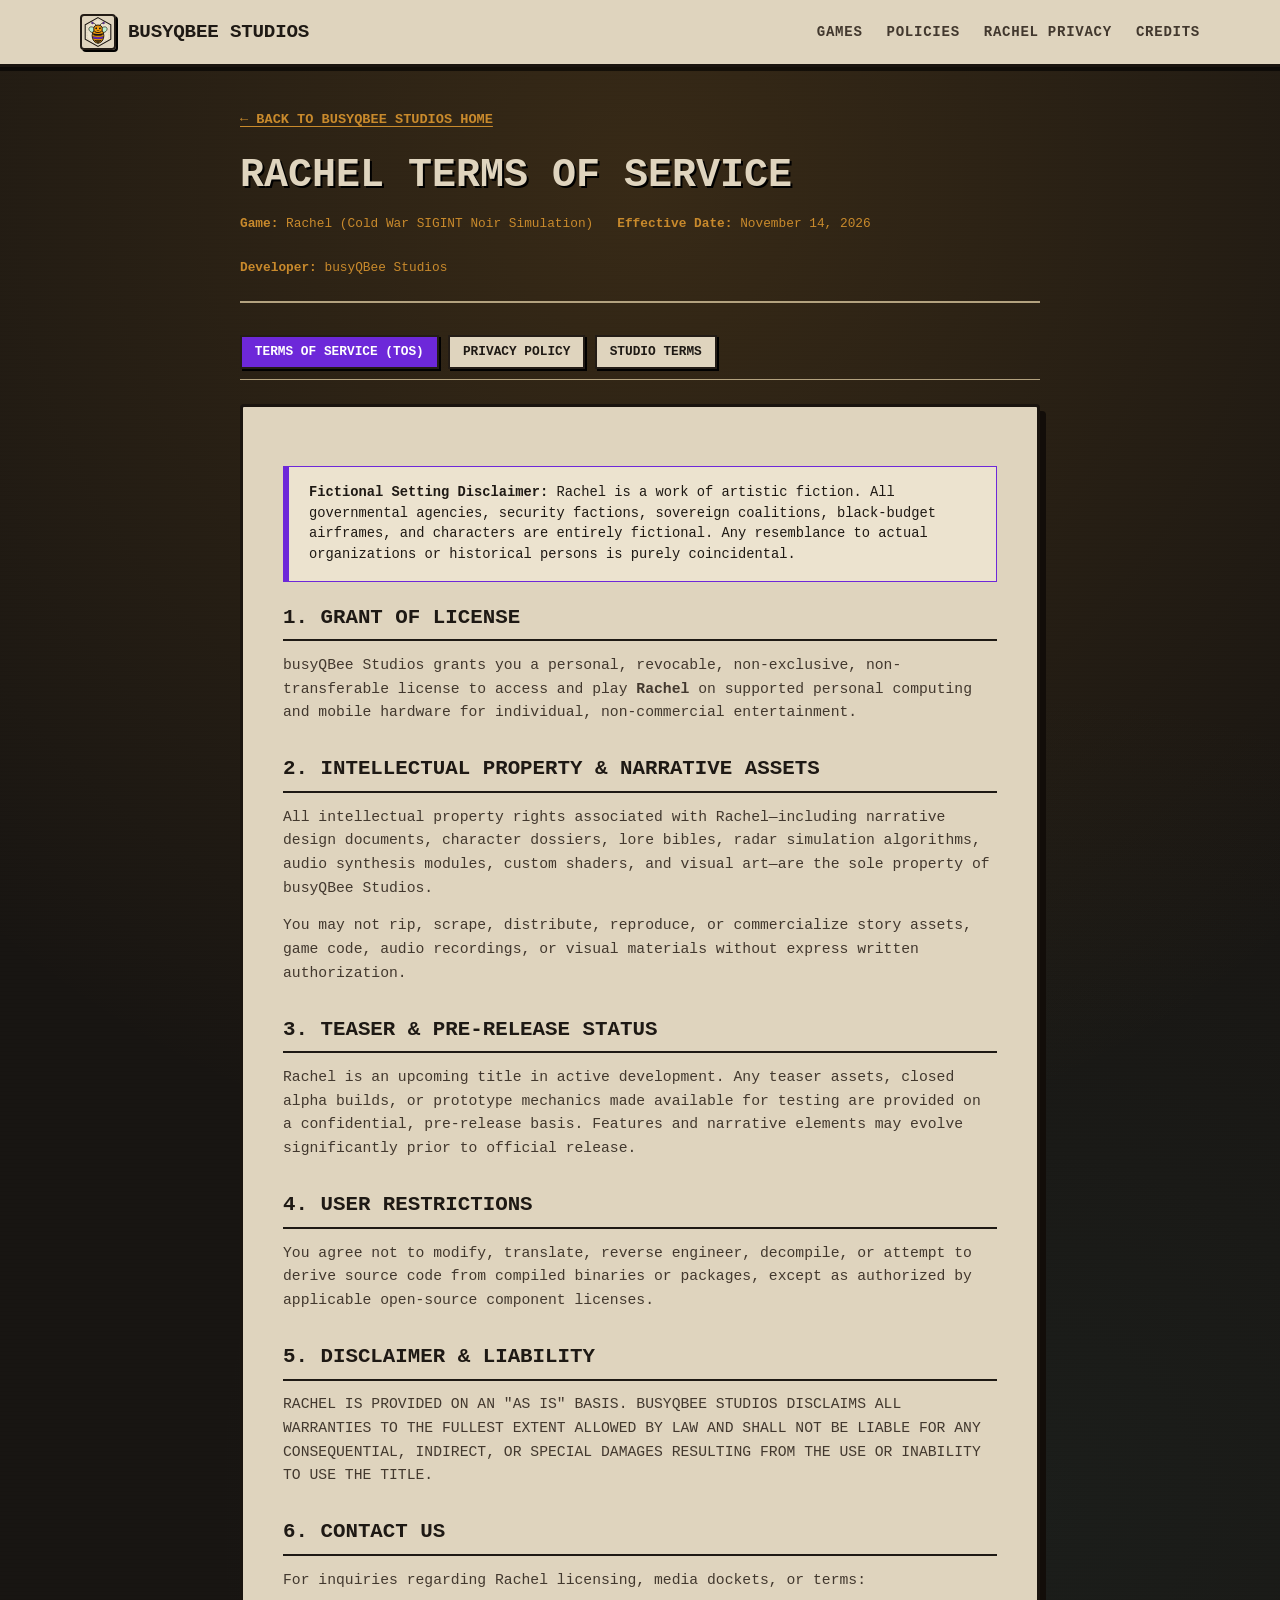
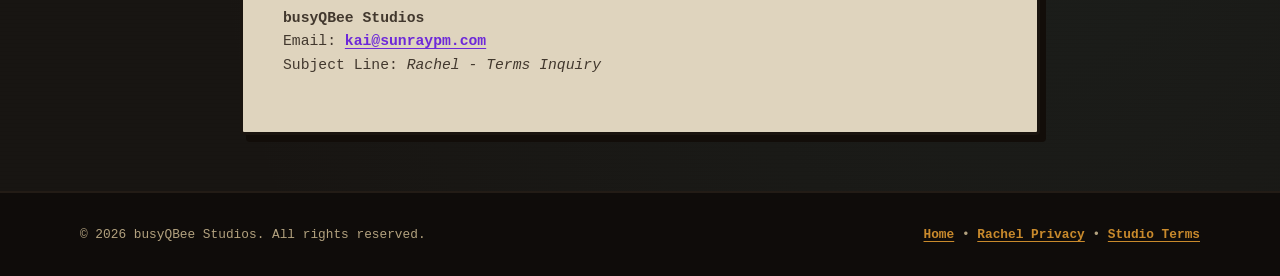
<file: rachel-tos.html>
<!DOCTYPE html>
<html lang="en">
<head>
  <meta charset="UTF-8">
  <meta name="viewport" content="width=device-width, initial-scale=1.0">
  <title>Terms of Service - Rachel | busyQBee Studios</title>
  <meta name="description" content="Terms of Service and End User License Agreement for Rachel, developed by busyQBee Studios.">
  <link rel="icon" type="image/svg+xml" href="assets/images/favicon.svg">
  <link rel="stylesheet" href="assets/css/style.css">
</head>
<body>

  <!-- Navigation -->
  <header class="navbar">
    <div class="container nav-container">
      <a href="index.html" class="nav-brand">
        <img src="assets/images/busyqbee_logo.svg" alt="busyQBee Studios Logo" class="nav-logo">
        <span>busyQBee Studios</span>
      </a>
      <ul class="nav-links">
        <li><a href="index.html#portfolio" class="nav-link">Games</a></li>
        <li><a href="index.html#sitemap" class="nav-link">Policies</a></li>
        <li><a href="rachel-privacy.html" class="nav-link">Rachel Privacy</a></li>
        <li><a href="credits.html" class="nav-link">Credits</a></li>
      </ul>
    </div>
  </header>

  <main class="container container-narrow">
    <div class="legal-header">
      <a href="index.html" class="legal-back">&larr; Back to busyQBee Studios Home</a>
      <h1 class="legal-title">Rachel Terms of Service</h1>
      <div class="legal-meta">
        <span><strong>Game:</strong> Rachel (Cold War SIGINT Noir Simulation)</span>
        <span><strong>Effective Date:</strong> November 14, 2026</span>
        <span><strong>Developer:</strong> busyQBee Studios</span>
      </div>
    </div>

    <div class="legal-nav-tabs">
      <a href="rachel-tos.html" class="legal-tab-btn active">Terms of Service (ToS)</a>
      <a href="rachel-privacy.html" class="legal-tab-btn">Privacy Policy</a>
      <a href="terms.html" class="legal-tab-btn">Studio Terms</a>
    </div>

    <article class="legal-content">
      <div class="legal-notice-box">
        <strong>Fictional Setting Disclaimer:</strong> Rachel is a work of artistic fiction. All governmental agencies, security factions, sovereign coalitions, black-budget airframes, and characters are entirely fictional. Any resemblance to actual organizations or historical persons is purely coincidental.
      </div>

      <h2>1. Grant of License</h2>
      <p>
        busyQBee Studios grants you a personal, revocable, non-exclusive, non-transferable license to access and play <strong>Rachel</strong> on supported personal computing and mobile hardware for individual, non-commercial entertainment.
      </p>

      <h2>2. Intellectual Property &amp; Narrative Assets</h2>
      <p>
        All intellectual property rights associated with Rachel—including narrative design documents, character dossiers, lore bibles, radar simulation algorithms, audio synthesis modules, custom shaders, and visual art—are the sole property of busyQBee Studios.
      </p>
      <p>
        You may not rip, scrape, distribute, reproduce, or commercialize story assets, game code, audio recordings, or visual materials without express written authorization.
      </p>

      <h2>3. Teaser &amp; Pre-Release Status</h2>
      <p>
        Rachel is an upcoming title in active development. Any teaser assets, closed alpha builds, or prototype mechanics made available for testing are provided on a confidential, pre-release basis. Features and narrative elements may evolve significantly prior to official release.
      </p>

      <h2>4. User Restrictions</h2>
      <p>
        You agree not to modify, translate, reverse engineer, decompile, or attempt to derive source code from compiled binaries or packages, except as authorized by applicable open-source component licenses.
      </p>

      <h2>5. Disclaimer &amp; Liability</h2>
      <p>
        RACHEL IS PROVIDED ON AN "AS IS" BASIS. BUSYQBEE STUDIOS DISCLAIMS ALL WARRANTIES TO THE FULLEST EXTENT ALLOWED BY LAW AND SHALL NOT BE LIABLE FOR ANY CONSEQUENTIAL, INDIRECT, OR SPECIAL DAMAGES RESULTING FROM THE USE OR INABILITY TO USE THE TITLE.
      </p>

      <h2>6. Contact Us</h2>
      <p>
        For inquiries regarding Rachel licensing, media dockets, or terms:
      </p>
      <p>
        <strong>busyQBee Studios</strong><br>
        Email: <a href="mailto:kai@sunraypm.com">kai@sunraypm.com</a><br>
        Subject Line: <em>Rachel - Terms Inquiry</em>
      </p>
    </article>
  </main>

  <footer class="footer">
    <div class="container footer-bottom">
      <div>&copy; 2026 busyQBee Studios. All rights reserved.</div>
      <div><a href="index.html">Home</a> &bull; <a href="rachel-privacy.html">Rachel Privacy</a> &bull; <a href="terms.html">Studio Terms</a></div>
    </div>
  </footer>

</body>
</html>
</file>
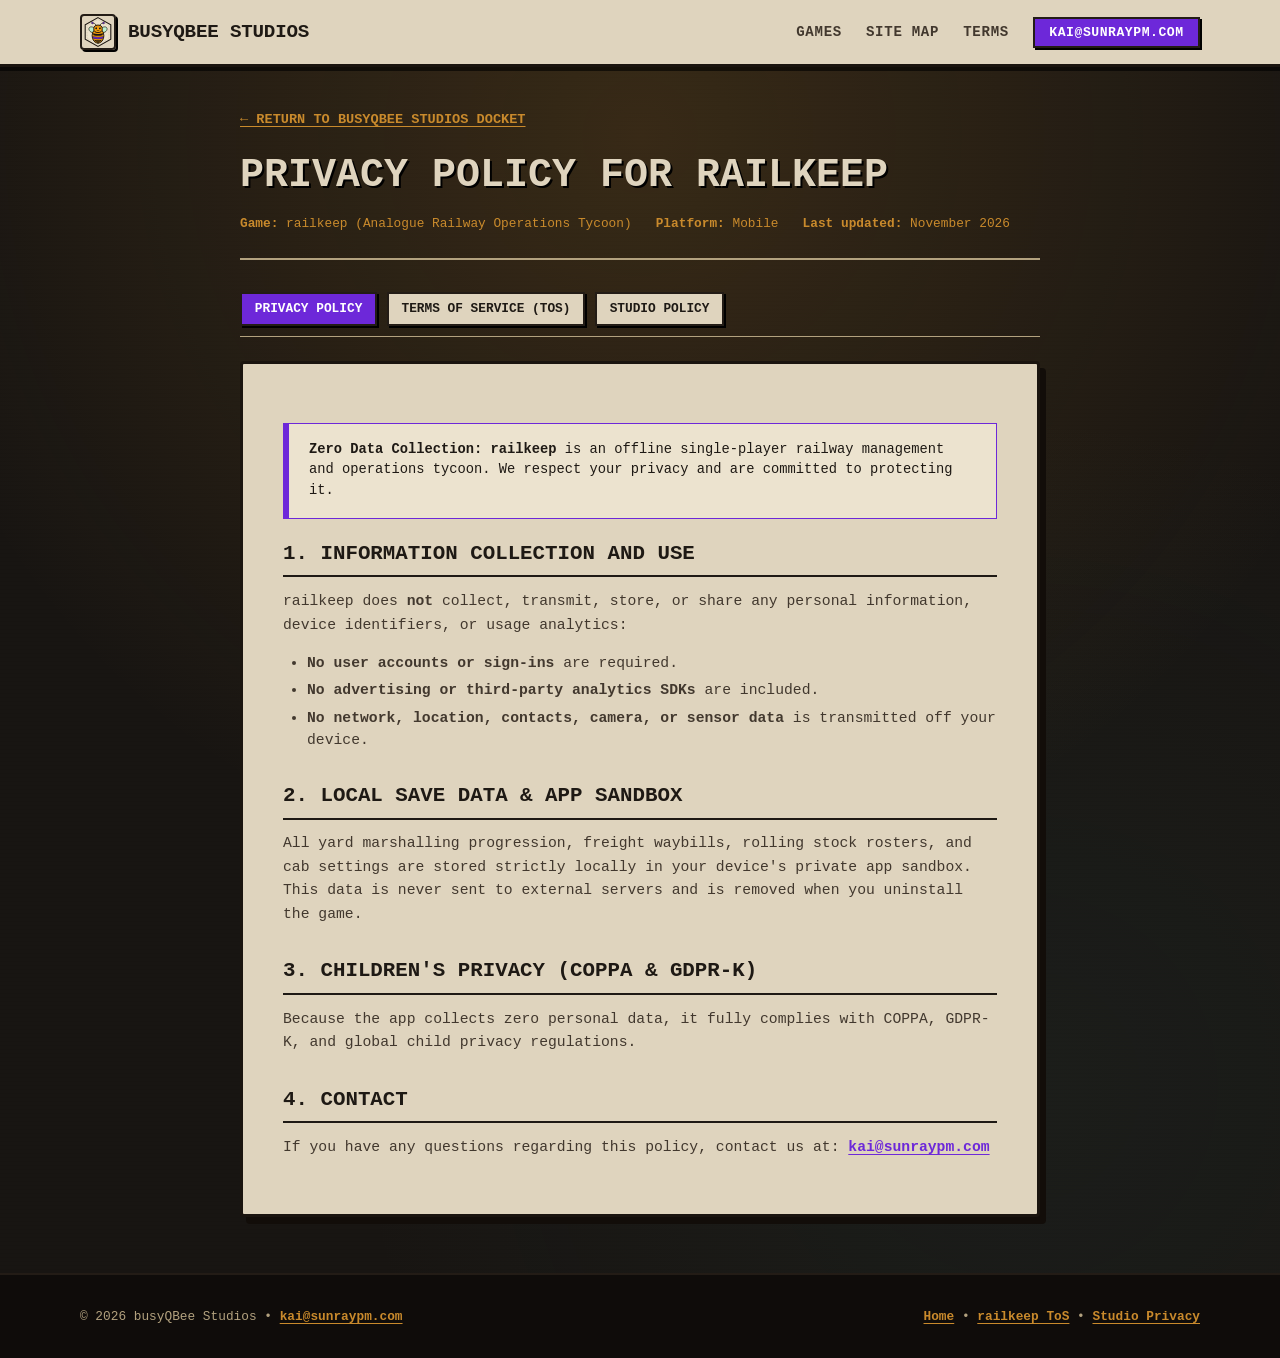
<file: railkeep-privacy.html>
<!DOCTYPE html>
<html lang="en">
<head>
  <meta charset="UTF-8">
  <meta name="viewport" content="width=device-width, initial-scale=1.0">
  <title>Privacy Policy - railkeep | busyQBee Studios</title>
  <meta name="description" content="Privacy Policy for railkeep, developed by busyQBee Studios.">
  <link rel="icon" type="image/svg+xml" href="assets/images/favicon.svg">
  <link rel="stylesheet" href="assets/css/style.css">
</head>
<body>

  <!-- Navigation -->
  <header class="navbar">
    <div class="container nav-container">
      <a href="index.html" class="nav-brand">
        <img src="assets/images/busyqbee_logo.svg" alt="busyQBee Studios Logo" class="nav-logo">
        <span>busyQBee Studios</span>
      </a>
      <ul class="nav-links">
        <li><a href="index.html#games" class="nav-link">Games</a></li>
        <li><a href="index.html#sitemap" class="nav-link">Site Map</a></li>
        <li><a href="railkeep-tos.html" class="nav-link">Terms</a></li>
        <li><a href="mailto:kai@sunraypm.com" class="nav-btn">kai@sunraypm.com</a></li>
      </ul>
    </div>
  </header>

  <main class="container container-narrow">
    <div class="legal-header">
      <a href="index.html" class="legal-back">&larr; Return to busyQBee Studios Docket</a>
      <h1 class="legal-title">Privacy Policy for railkeep</h1>
      <div class="legal-meta">
        <span><strong>Game:</strong> railkeep (Analogue Railway Operations Tycoon)</span>
        <span><strong>Platform:</strong> Mobile</span>
        <span><strong>Last updated:</strong> November 2026</span>
      </div>
    </div>

    <div class="legal-nav-tabs">
      <a href="railkeep-privacy.html" class="legal-tab-btn active">Privacy Policy</a>
      <a href="railkeep-tos.html" class="legal-tab-btn">Terms of Service (ToS)</a>
      <a href="privacy.html" class="legal-tab-btn">Studio Policy</a>
    </div>

    <article class="legal-content">
      <div class="legal-notice-box">
        <strong>Zero Data Collection:</strong> <strong>railkeep</strong> is an offline single-player railway management and operations tycoon. We respect your privacy and are committed to protecting it.
      </div>

      <h2>1. Information Collection and Use</h2>
      <p>
        railkeep does <strong>not</strong> collect, transmit, store, or share any personal information, device identifiers, or usage analytics:
      </p>
      <ul>
        <li><strong>No user accounts or sign-ins</strong> are required.</li>
        <li><strong>No advertising or third-party analytics SDKs</strong> are included.</li>
        <li><strong>No network, location, contacts, camera, or sensor data</strong> is transmitted off your device.</li>
      </ul>

      <h2>2. Local Save Data &amp; App Sandbox</h2>
      <p>
        All yard marshalling progression, freight waybills, rolling stock rosters, and cab settings are stored strictly locally in your device's private app sandbox. This data is never sent to external servers and is removed when you uninstall the game.
      </p>

      <h2>3. Children's Privacy (COPPA &amp; GDPR-K)</h2>
      <p>
        Because the app collects zero personal data, it fully complies with COPPA, GDPR-K, and global child privacy regulations.
      </p>

      <h2>4. Contact</h2>
      <p>
        If you have any questions regarding this policy, contact us at: <strong><a href="mailto:kai@sunraypm.com">kai@sunraypm.com</a></strong>
      </p>
    </article>
  </main>

  <footer class="footer">
    <div class="container footer-bottom">
      <div>&copy; 2026 busyQBee Studios &bull; <a href="mailto:kai@sunraypm.com">kai@sunraypm.com</a></div>
      <div><a href="index.html">Home</a> &bull; <a href="railkeep-tos.html">railkeep ToS</a> &bull; <a href="privacy.html">Studio Privacy</a></div>
    </div>
  </footer>

</body>
</html>
</file>
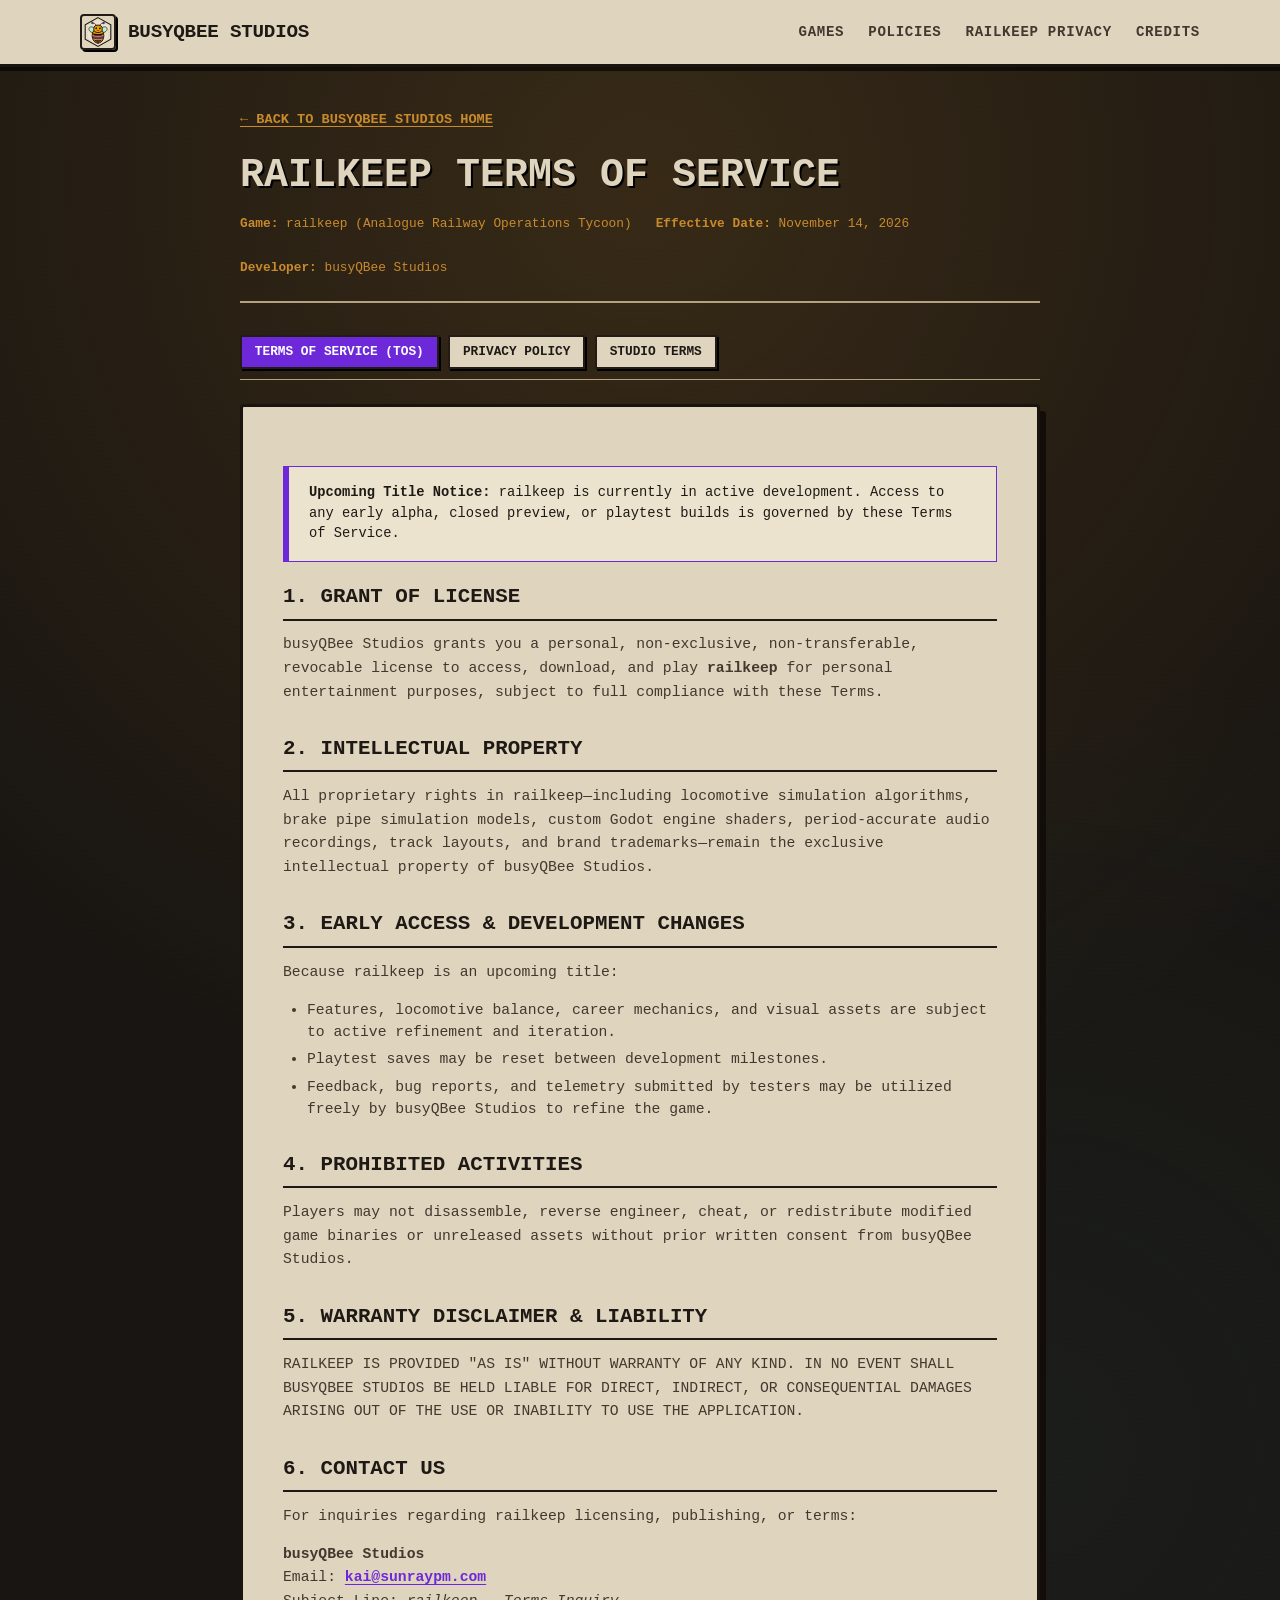
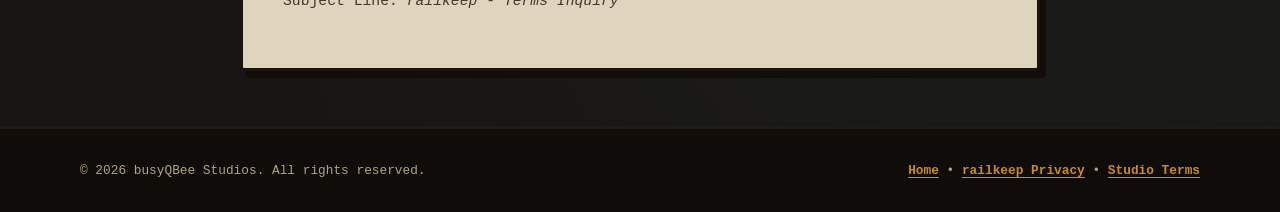
<file: railkeep-tos.html>
<!DOCTYPE html>
<html lang="en">
<head>
  <meta charset="UTF-8">
  <meta name="viewport" content="width=device-width, initial-scale=1.0">
  <title>Terms of Service - railkeep | busyQBee Studios</title>
  <meta name="description" content="Terms of Service and End User License Agreement for railkeep, developed by busyQBee Studios.">
  <link rel="icon" type="image/svg+xml" href="assets/images/favicon.svg">
  <link rel="stylesheet" href="assets/css/style.css">
</head>
<body>

  <!-- Navigation -->
  <header class="navbar">
    <div class="container nav-container">
      <a href="index.html" class="nav-brand">
        <img src="assets/images/busyqbee_logo.svg" alt="busyQBee Studios Logo" class="nav-logo">
        <span>busyQBee Studios</span>
      </a>
      <ul class="nav-links">
        <li><a href="index.html#portfolio" class="nav-link">Games</a></li>
        <li><a href="index.html#sitemap" class="nav-link">Policies</a></li>
        <li><a href="railkeep-privacy.html" class="nav-link">railkeep Privacy</a></li>
        <li><a href="credits.html" class="nav-link">Credits</a></li>
      </ul>
    </div>
  </header>

  <main class="container container-narrow">
    <div class="legal-header">
      <a href="index.html" class="legal-back">&larr; Back to busyQBee Studios Home</a>
      <h1 class="legal-title">railkeep Terms of Service</h1>
      <div class="legal-meta">
        <span><strong>Game:</strong> railkeep (Analogue Railway Operations Tycoon)</span>
        <span><strong>Effective Date:</strong> November 14, 2026</span>
        <span><strong>Developer:</strong> busyQBee Studios</span>
      </div>
    </div>

    <div class="legal-nav-tabs">
      <a href="railkeep-tos.html" class="legal-tab-btn active">Terms of Service (ToS)</a>
      <a href="railkeep-privacy.html" class="legal-tab-btn">Privacy Policy</a>
      <a href="terms.html" class="legal-tab-btn">Studio Terms</a>
    </div>

    <article class="legal-content">
      <div class="legal-notice-box">
        <strong>Upcoming Title Notice:</strong> railkeep is currently in active development. Access to any early alpha, closed preview, or playtest builds is governed by these Terms of Service.
      </div>

      <h2>1. Grant of License</h2>
      <p>
        busyQBee Studios grants you a personal, non-exclusive, non-transferable, revocable license to access, download, and play <strong>railkeep</strong> for personal entertainment purposes, subject to full compliance with these Terms.
      </p>

      <h2>2. Intellectual Property</h2>
      <p>
        All proprietary rights in railkeep—including locomotive simulation algorithms, brake pipe simulation models, custom Godot engine shaders, period-accurate audio recordings, track layouts, and brand trademarks—remain the exclusive intellectual property of busyQBee Studios.
      </p>

      <h2>3. Early Access &amp; Development Changes</h2>
      <p>
        Because railkeep is an upcoming title:
      </p>
      <ul>
        <li>Features, locomotive balance, career mechanics, and visual assets are subject to active refinement and iteration.</li>
        <li>Playtest saves may be reset between development milestones.</li>
        <li>Feedback, bug reports, and telemetry submitted by testers may be utilized freely by busyQBee Studios to refine the game.</li>
      </ul>

      <h2>4. Prohibited Activities</h2>
      <p>
        Players may not disassemble, reverse engineer, cheat, or redistribute modified game binaries or unreleased assets without prior written consent from busyQBee Studios.
      </p>

      <h2>5. Warranty Disclaimer &amp; Liability</h2>
      <p>
        RAILKEEP IS PROVIDED "AS IS" WITHOUT WARRANTY OF ANY KIND. IN NO EVENT SHALL BUSYQBEE STUDIOS BE HELD LIABLE FOR DIRECT, INDIRECT, OR CONSEQUENTIAL DAMAGES ARISING OUT OF THE USE OR INABILITY TO USE THE APPLICATION.
      </p>

      <h2>6. Contact Us</h2>
      <p>
        For inquiries regarding railkeep licensing, publishing, or terms:
      </p>
      <p>
        <strong>busyQBee Studios</strong><br>
        Email: <a href="mailto:kai@sunraypm.com">kai@sunraypm.com</a><br>
        Subject Line: <em>railkeep - Terms Inquiry</em>
      </p>
    </article>
  </main>

  <footer class="footer">
    <div class="container footer-bottom">
      <div>&copy; 2026 busyQBee Studios. All rights reserved.</div>
      <div><a href="index.html">Home</a> &bull; <a href="railkeep-privacy.html">railkeep Privacy</a> &bull; <a href="terms.html">Studio Terms</a></div>
    </div>
  </footer>

</body>
</html>
</file>
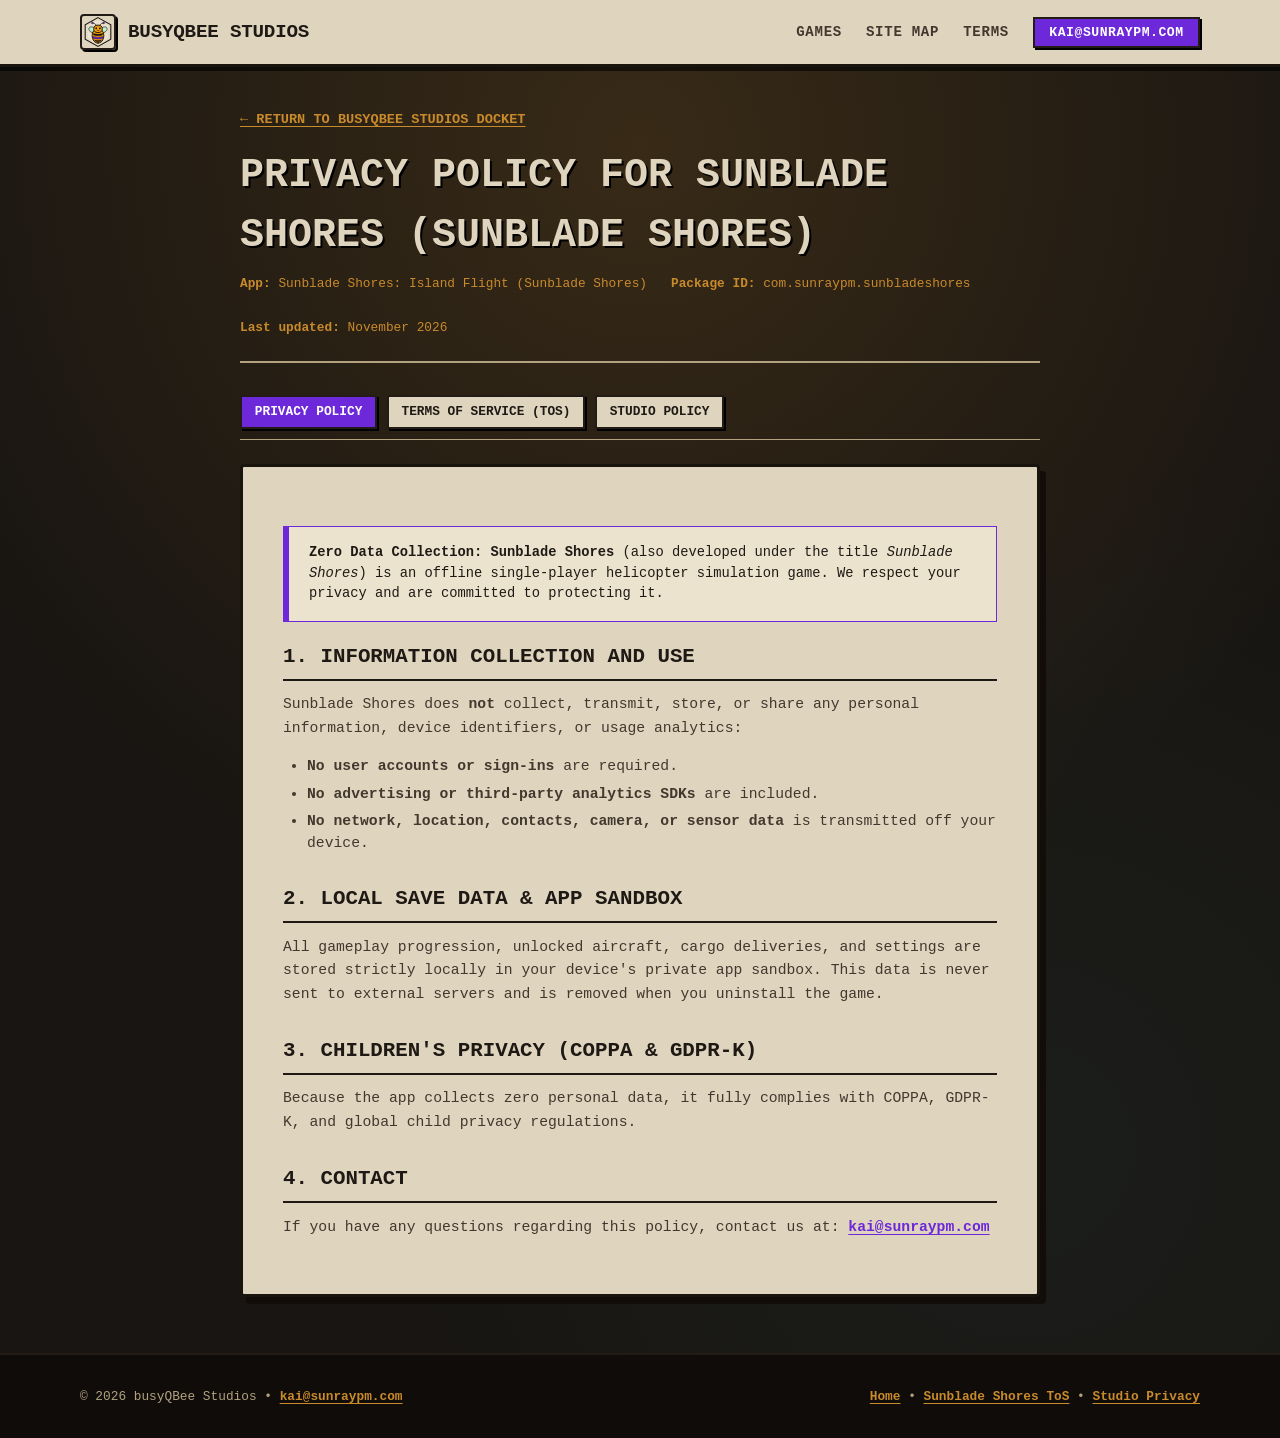
<file: sunbladeshores-privacy.html>
<!DOCTYPE html>
<html lang="en">
<head>
  <meta charset="UTF-8">
  <meta name="viewport" content="width=device-width, initial-scale=1.0">
  <title>Privacy Policy - Sunblade Shores (Sunblade Shores) | busyQBee Studios</title>
  <meta name="description" content="Privacy Policy for Sunblade Shores / Sunblade Shores, developed by busyQBee Studios.">
  <link rel="icon" type="image/svg+xml" href="assets/images/favicon.svg">
  <link rel="stylesheet" href="assets/css/style.css">
</head>
<body>

  <!-- Navigation -->
  <header class="navbar">
    <div class="container nav-container">
      <a href="index.html" class="nav-brand">
        <img src="assets/images/busyqbee_logo.svg" alt="busyQBee Studios Logo" class="nav-logo">
        <span>busyQBee Studios</span>
      </a>
      <ul class="nav-links">
        <li><a href="index.html#games" class="nav-link">Games</a></li>
        <li><a href="index.html#sitemap" class="nav-link">Site Map</a></li>
        <li><a href="sunbladeshores-tos.html" class="nav-link">Terms</a></li>
        <li><a href="mailto:kai@sunraypm.com" class="nav-btn">kai@sunraypm.com</a></li>
      </ul>
    </div>
  </header>

  <main class="container container-narrow">
    <div class="legal-header">
      <a href="index.html" class="legal-back">&larr; Return to busyQBee Studios Docket</a>
      <h1 class="legal-title">Privacy Policy for Sunblade Shores (Sunblade Shores)</h1>
      <div class="legal-meta">
        <span><strong>App:</strong> Sunblade Shores: Island Flight (Sunblade Shores)</span>
        <span><strong>Package ID:</strong> com.sunraypm.sunbladeshores</span>
        <span><strong>Last updated:</strong> November 2026</span>
      </div>
    </div>

    <div class="legal-nav-tabs">
      <a href="sunbladeshores-privacy.html" class="legal-tab-btn active">Privacy Policy</a>
      <a href="sunbladeshores-tos.html" class="legal-tab-btn">Terms of Service (ToS)</a>
      <a href="privacy.html" class="legal-tab-btn">Studio Policy</a>
    </div>

    <article class="legal-content">
      <div class="legal-notice-box">
        <strong>Zero Data Collection:</strong> <strong>Sunblade Shores</strong> (also developed under the title <em>Sunblade Shores</em>) is an offline single-player helicopter simulation game. We respect your privacy and are committed to protecting it.
      </div>

      <h2>1. Information Collection and Use</h2>
      <p>
        Sunblade Shores does <strong>not</strong> collect, transmit, store, or share any personal information, device identifiers, or usage analytics:
      </p>
      <ul>
        <li><strong>No user accounts or sign-ins</strong> are required.</li>
        <li><strong>No advertising or third-party analytics SDKs</strong> are included.</li>
        <li><strong>No network, location, contacts, camera, or sensor data</strong> is transmitted off your device.</li>
      </ul>

      <h2>2. Local Save Data &amp; App Sandbox</h2>
      <p>
        All gameplay progression, unlocked aircraft, cargo deliveries, and settings are stored strictly locally in your device's private app sandbox. This data is never sent to external servers and is removed when you uninstall the game.
      </p>

      <h2>3. Children's Privacy (COPPA &amp; GDPR-K)</h2>
      <p>
        Because the app collects zero personal data, it fully complies with COPPA, GDPR-K, and global child privacy regulations.
      </p>

      <h2>4. Contact</h2>
      <p>
        If you have any questions regarding this policy, contact us at: <strong><a href="mailto:kai@sunraypm.com">kai@sunraypm.com</a></strong>
      </p>
    </article>
  </main>

  <footer class="footer">
    <div class="container footer-bottom">
      <div>&copy; 2026 busyQBee Studios &bull; <a href="mailto:kai@sunraypm.com">kai@sunraypm.com</a></div>
      <div><a href="index.html">Home</a> &bull; <a href="sunbladeshores-tos.html">Sunblade Shores ToS</a> &bull; <a href="privacy.html">Studio Privacy</a></div>
    </div>
  </footer>

</body>
</html>
</file>
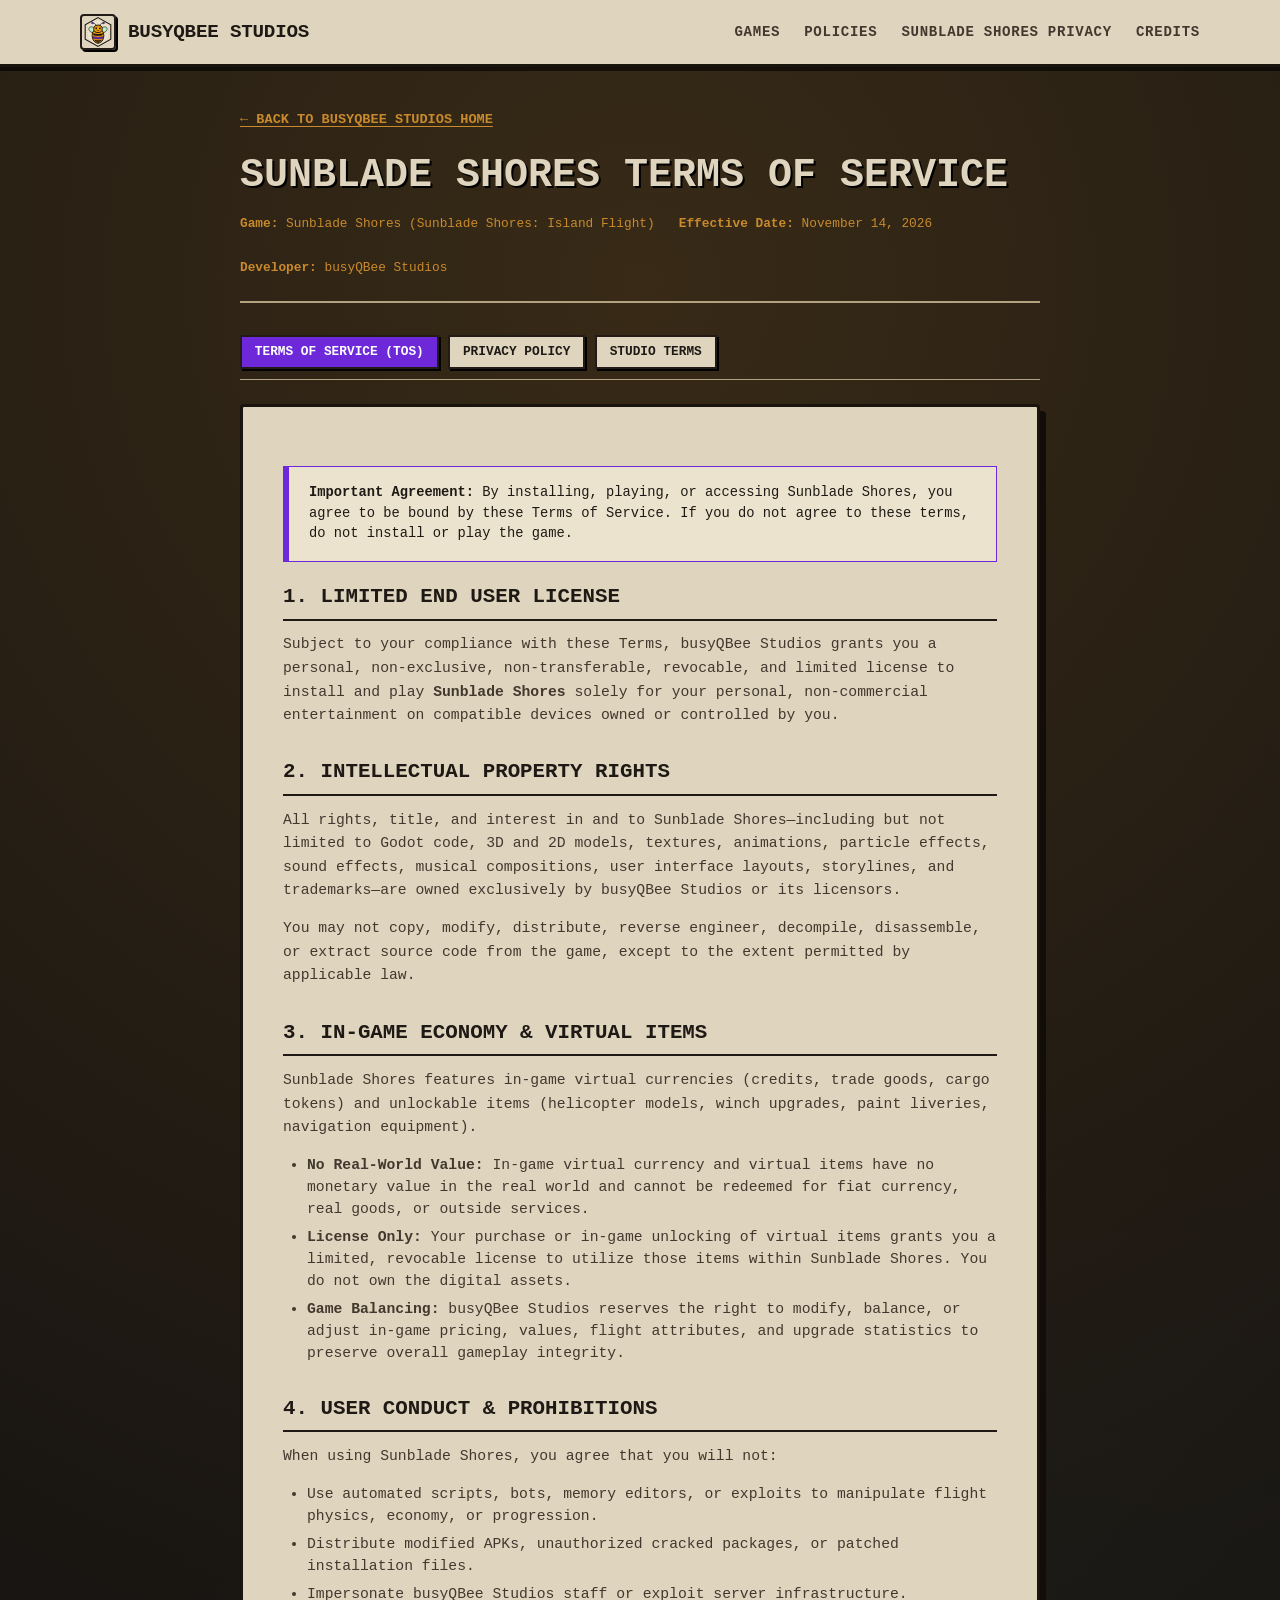
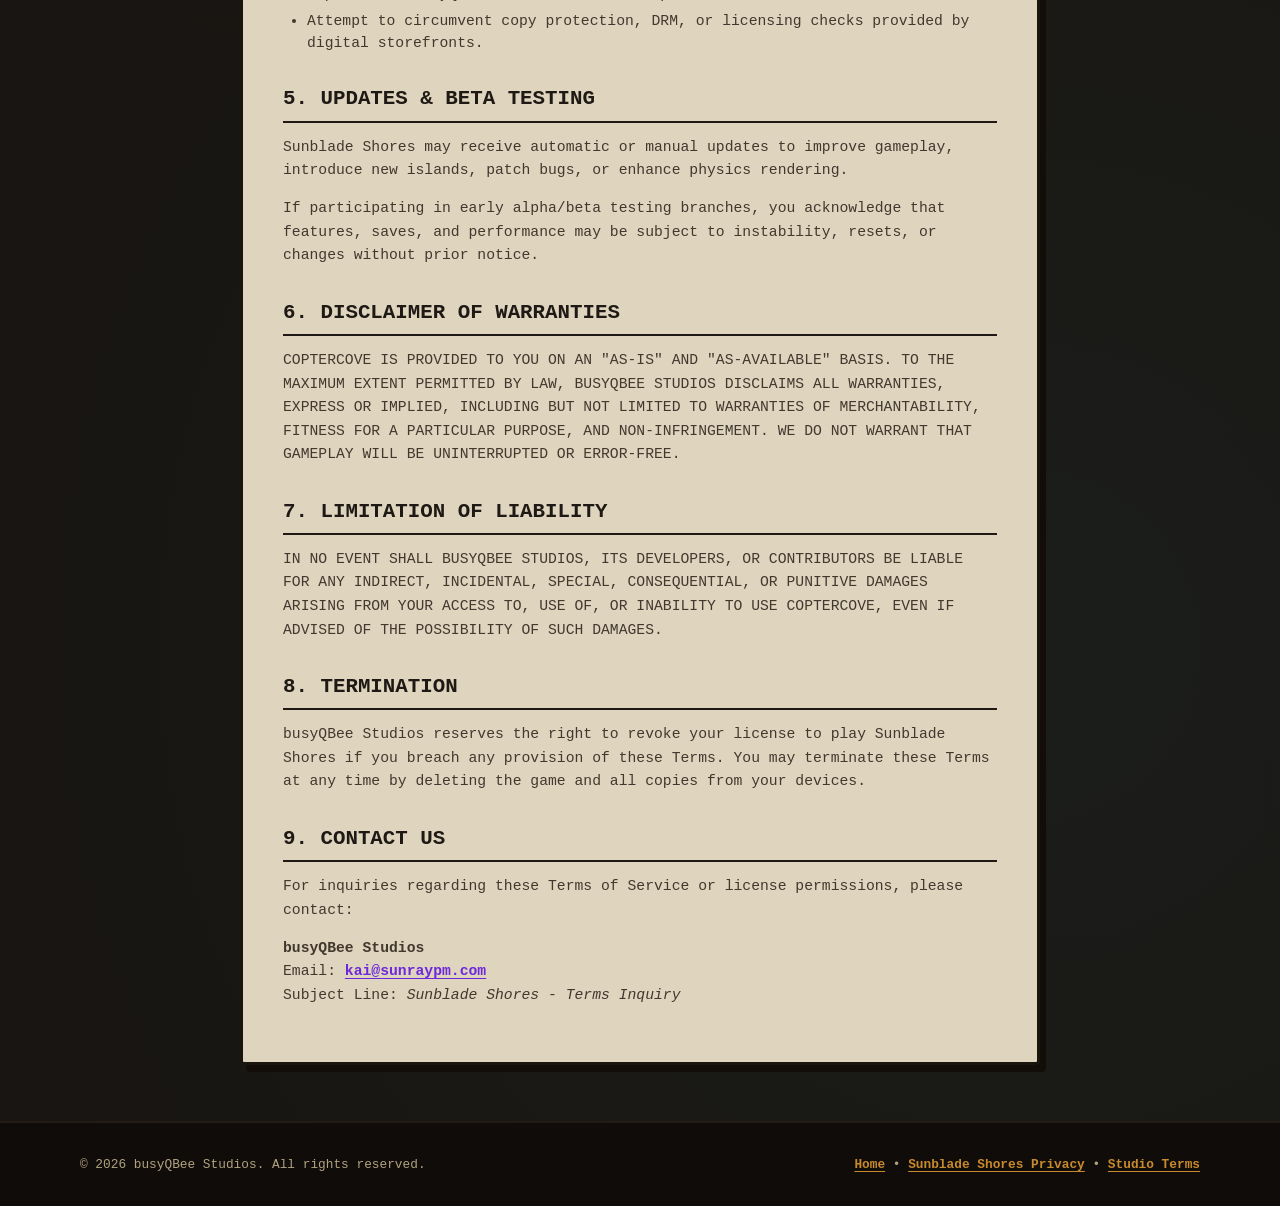
<file: sunbladeshores-tos.html>
<!DOCTYPE html>
<html lang="en">
<head>
  <meta charset="UTF-8">
  <meta name="viewport" content="width=device-width, initial-scale=1.0">
  <title>Terms of Service - Sunblade Shores | busyQBee Studios</title>
  <meta name="description" content="Terms of Service and End User License Agreement for Sunblade Shores, developed by busyQBee Studios.">
  <link rel="icon" type="image/svg+xml" href="assets/images/favicon.svg">
  <link rel="stylesheet" href="assets/css/style.css">
</head>
<body>

  <!-- Navigation -->
  <header class="navbar">
    <div class="container nav-container">
      <a href="index.html" class="nav-brand">
        <img src="assets/images/busyqbee_logo.svg" alt="busyQBee Studios Logo" class="nav-logo">
        <span>busyQBee Studios</span>
      </a>
      <ul class="nav-links">
        <li><a href="index.html#portfolio" class="nav-link">Games</a></li>
        <li><a href="index.html#sitemap" class="nav-link">Policies</a></li>
        <li><a href="sunbladeshores-privacy.html" class="nav-link">Sunblade Shores Privacy</a></li>
        <li><a href="credits.html" class="nav-link">Credits</a></li>
      </ul>
    </div>
  </header>

  <main class="container container-narrow">
    <div class="legal-header">
      <a href="index.html" class="legal-back">&larr; Back to busyQBee Studios Home</a>
      <h1 class="legal-title">Sunblade Shores Terms of Service</h1>
      <div class="legal-meta">
        <span><strong>Game:</strong> Sunblade Shores (Sunblade Shores: Island Flight)</span>
        <span><strong>Effective Date:</strong> November 14, 2026</span>
        <span><strong>Developer:</strong> busyQBee Studios</span>
      </div>
    </div>

    <div class="legal-nav-tabs">
      <a href="sunbladeshores-tos.html" class="legal-tab-btn active">Terms of Service (ToS)</a>
      <a href="sunbladeshores-privacy.html" class="legal-tab-btn">Privacy Policy</a>
      <a href="terms.html" class="legal-tab-btn">Studio Terms</a>
    </div>

    <article class="legal-content">
      <div class="legal-notice-box">
        <strong>Important Agreement:</strong> By installing, playing, or accessing Sunblade Shores, you agree to be bound by these Terms of Service. If you do not agree to these terms, do not install or play the game.
      </div>

      <h2>1. Limited End User License</h2>
      <p>
        Subject to your compliance with these Terms, busyQBee Studios grants you a personal, non-exclusive, non-transferable, revocable, and limited license to install and play <strong>Sunblade Shores</strong> solely for your personal, non-commercial entertainment on compatible devices owned or controlled by you.
      </p>

      <h2>2. Intellectual Property Rights</h2>
      <p>
        All rights, title, and interest in and to Sunblade Shores—including but not limited to Godot code, 3D and 2D models, textures, animations, particle effects, sound effects, musical compositions, user interface layouts, storylines, and trademarks—are owned exclusively by busyQBee Studios or its licensors.
      </p>
      <p>
        You may not copy, modify, distribute, reverse engineer, decompile, disassemble, or extract source code from the game, except to the extent permitted by applicable law.
      </p>

      <h2>3. In-Game Economy &amp; Virtual Items</h2>
      <p>
        Sunblade Shores features in-game virtual currencies (credits, trade goods, cargo tokens) and unlockable items (helicopter models, winch upgrades, paint liveries, navigation equipment).
      </p>
      <ul>
        <li><strong>No Real-World Value:</strong> In-game virtual currency and virtual items have no monetary value in the real world and cannot be redeemed for fiat currency, real goods, or outside services.</li>
        <li><strong>License Only:</strong> Your purchase or in-game unlocking of virtual items grants you a limited, revocable license to utilize those items within Sunblade Shores. You do not own the digital assets.</li>
        <li><strong>Game Balancing:</strong> busyQBee Studios reserves the right to modify, balance, or adjust in-game pricing, values, flight attributes, and upgrade statistics to preserve overall gameplay integrity.</li>
      </ul>

      <h2>4. User Conduct &amp; Prohibitions</h2>
      <p>
        When using Sunblade Shores, you agree that you will not:
      </p>
      <ul>
        <li>Use automated scripts, bots, memory editors, or exploits to manipulate flight physics, economy, or progression.</li>
        <li>Distribute modified APKs, unauthorized cracked packages, or patched installation files.</li>
        <li>Impersonate busyQBee Studios staff or exploit server infrastructure.</li>
        <li>Attempt to circumvent copy protection, DRM, or licensing checks provided by digital storefronts.</li>
      </ul>

      <h2>5. Updates &amp; Beta Testing</h2>
      <p>
        Sunblade Shores may receive automatic or manual updates to improve gameplay, introduce new islands, patch bugs, or enhance physics rendering.
      </p>
      <p>
        If participating in early alpha/beta testing branches, you acknowledge that features, saves, and performance may be subject to instability, resets, or changes without prior notice.
      </p>

      <h2>6. Disclaimer of Warranties</h2>
      <p>
        COPTERCOVE IS PROVIDED TO YOU ON AN "AS-IS" AND "AS-AVAILABLE" BASIS. TO THE MAXIMUM EXTENT PERMITTED BY LAW, BUSYQBEE STUDIOS DISCLAIMS ALL WARRANTIES, EXPRESS OR IMPLIED, INCLUDING BUT NOT LIMITED TO WARRANTIES OF MERCHANTABILITY, FITNESS FOR A PARTICULAR PURPOSE, AND NON-INFRINGEMENT. WE DO NOT WARRANT THAT GAMEPLAY WILL BE UNINTERRUPTED OR ERROR-FREE.
      </p>

      <h2>7. Limitation of Liability</h2>
      <p>
        IN NO EVENT SHALL BUSYQBEE STUDIOS, ITS DEVELOPERS, OR CONTRIBUTORS BE LIABLE FOR ANY INDIRECT, INCIDENTAL, SPECIAL, CONSEQUENTIAL, OR PUNITIVE DAMAGES ARISING FROM YOUR ACCESS TO, USE OF, OR INABILITY TO USE COPTERCOVE, EVEN IF ADVISED OF THE POSSIBILITY OF SUCH DAMAGES.
      </p>

      <h2>8. Termination</h2>
      <p>
        busyQBee Studios reserves the right to revoke your license to play Sunblade Shores if you breach any provision of these Terms. You may terminate these Terms at any time by deleting the game and all copies from your devices.
      </p>

      <h2>9. Contact Us</h2>
      <p>
        For inquiries regarding these Terms of Service or license permissions, please contact:
      </p>
      <p>
        <strong>busyQBee Studios</strong><br>
        Email: <a href="mailto:kai@sunraypm.com">kai@sunraypm.com</a><br>
        Subject Line: <em>Sunblade Shores - Terms Inquiry</em>
      </p>
    </article>
  </main>

  <footer class="footer">
    <div class="container footer-bottom">
      <div>&copy; 2026 busyQBee Studios. All rights reserved.</div>
      <div><a href="index.html">Home</a> &bull; <a href="sunbladeshores-privacy.html">Sunblade Shores Privacy</a> &bull; <a href="terms.html">Studio Terms</a></div>
    </div>
  </footer>

</body>
</html>
</file>
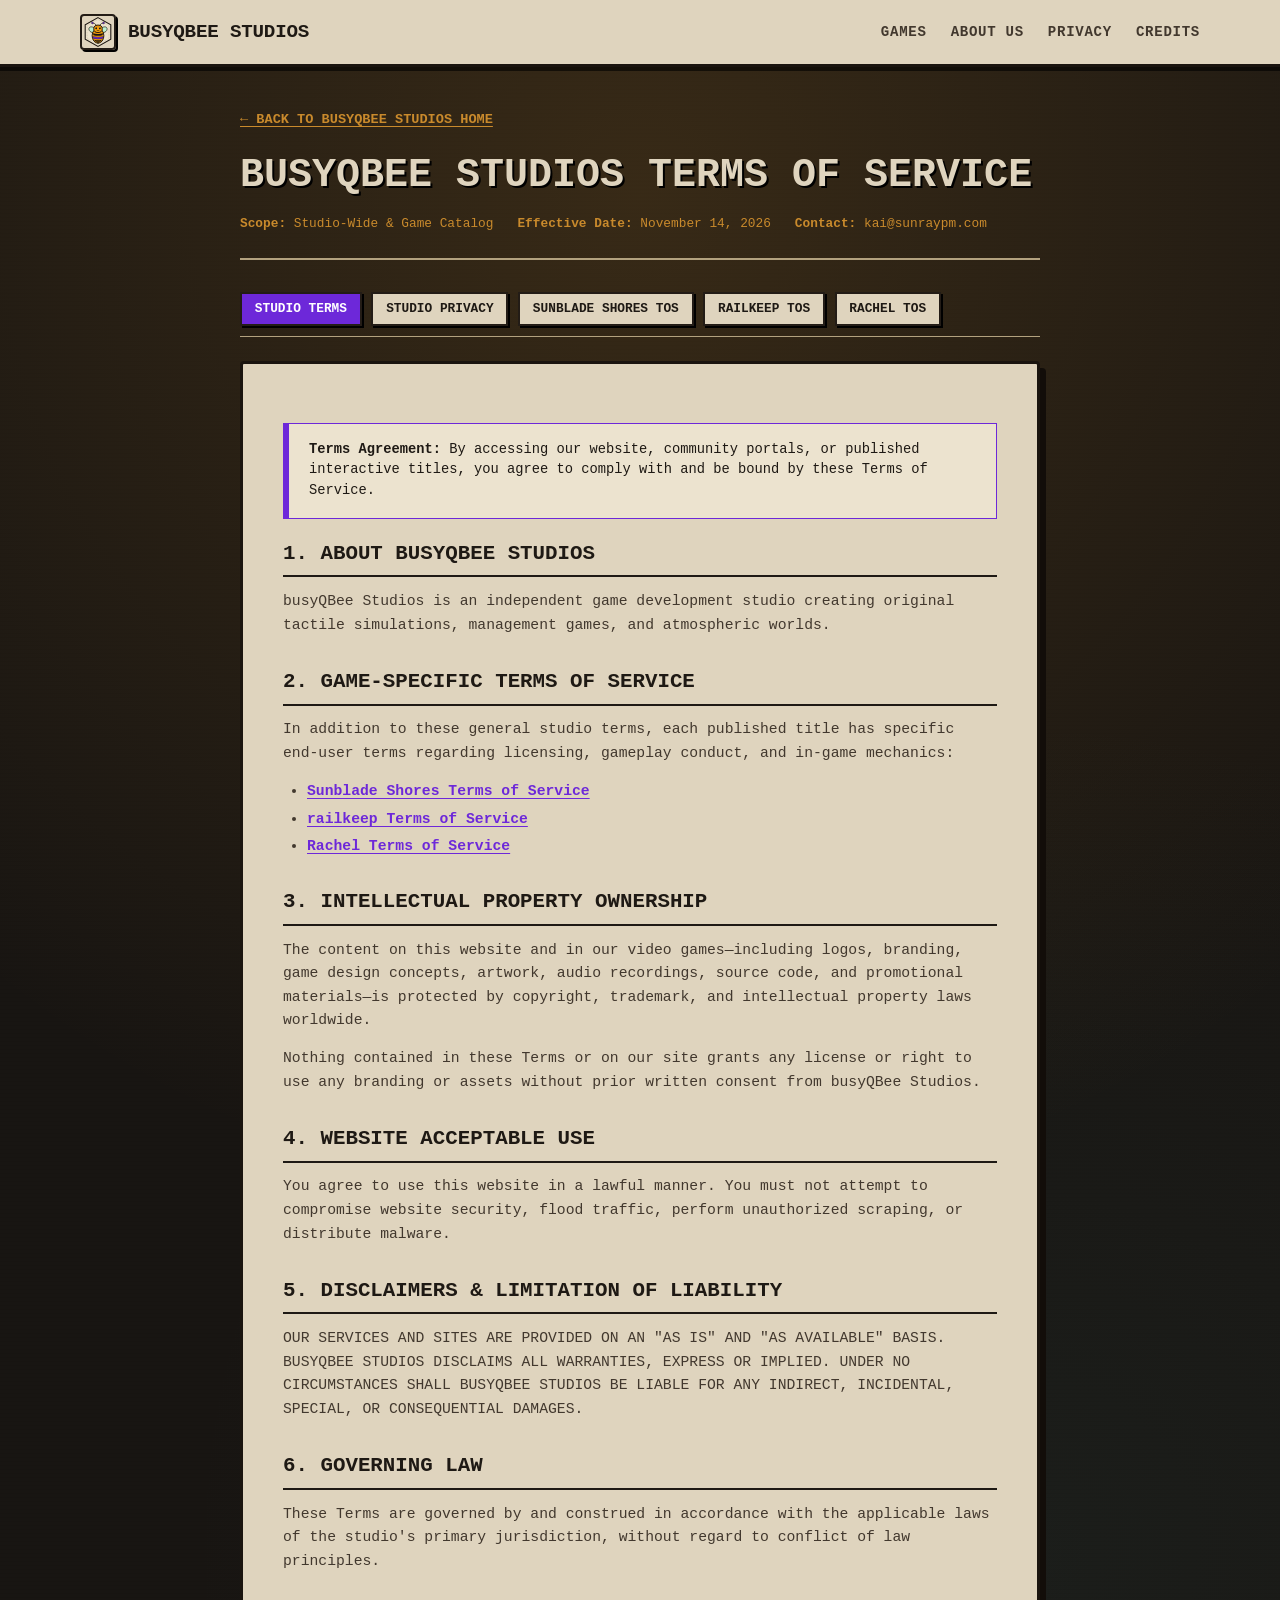
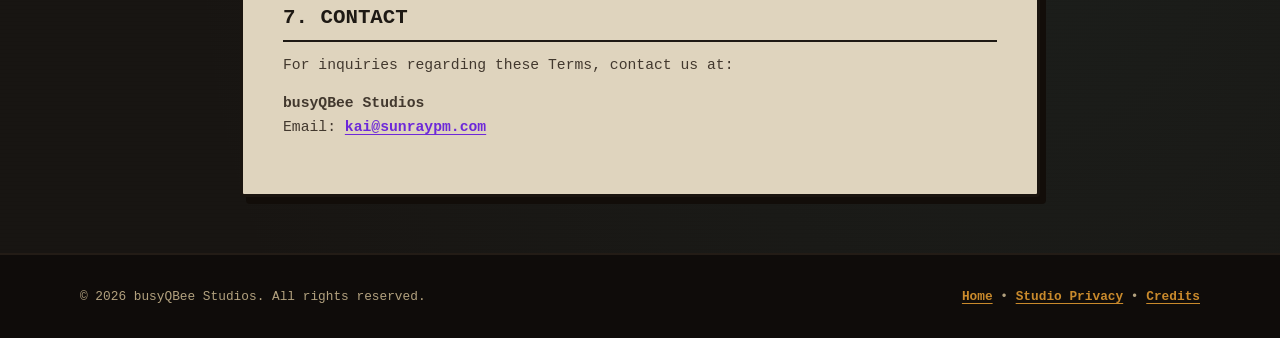
<file: terms.html>
<!DOCTYPE html>
<html lang="en">
<head>
  <meta charset="UTF-8">
  <meta name="viewport" content="width=device-width, initial-scale=1.0">
  <title>Terms of Service | busyQBee Studios</title>
  <meta name="description" content="General Terms of Service and End User Agreement for busyQBee Studios website and published titles.">
  <link rel="icon" type="image/svg+xml" href="assets/images/favicon.svg">
  <link rel="stylesheet" href="assets/css/style.css">
</head>
<body>

  <!-- Navigation -->
  <header class="navbar">
    <div class="container nav-container">
      <a href="index.html" class="nav-brand">
        <img src="assets/images/busyqbee_logo.svg" alt="busyQBee Studios Logo" class="nav-logo">
        <span>busyQBee Studios</span>
      </a>
      <ul class="nav-links">
        <li><a href="index.html#portfolio" class="nav-link">Games</a></li>
        <li><a href="index.html#about" class="nav-link">About Us</a></li>
        <li><a href="privacy.html" class="nav-link">Privacy</a></li>
        <li><a href="credits.html" class="nav-link">Credits</a></li>
      </ul>
    </div>
  </header>

  <main class="container container-narrow">
    <div class="legal-header">
      <a href="index.html" class="legal-back">&larr; Back to busyQBee Studios Home</a>
      <h1 class="legal-title">busyQBee Studios Terms of Service</h1>
      <div class="legal-meta">
        <span><strong>Scope:</strong> Studio-Wide &amp; Game Catalog</span>
        <span><strong>Effective Date:</strong> November 14, 2026</span>
        <span><strong>Contact:</strong> kai@sunraypm.com</span>
      </div>
    </div>

    <div class="legal-nav-tabs">
      <a href="terms.html" class="legal-tab-btn active">Studio Terms</a>
      <a href="privacy.html" class="legal-tab-btn">Studio Privacy</a>
      <a href="sunbladeshores-tos.html" class="legal-tab-btn">Sunblade Shores ToS</a>
      <a href="railkeep-tos.html" class="legal-tab-btn">railkeep ToS</a>
      <a href="rachel-tos.html" class="legal-tab-btn">Rachel ToS</a>
    </div>

    <article class="legal-content">
      <div class="legal-notice-box">
        <strong>Terms Agreement:</strong> By accessing our website, community portals, or published interactive titles, you agree to comply with and be bound by these Terms of Service.
      </div>

      <h2>1. About busyQBee Studios</h2>
      <p>
        busyQBee Studios is an independent game development studio creating original tactile simulations, management games, and atmospheric worlds.
      </p>

      <h2>2. Game-Specific Terms of Service</h2>
      <p>
        In addition to these general studio terms, each published title has specific end-user terms regarding licensing, gameplay conduct, and in-game mechanics:
      </p>
      <ul>
        <li><a href="sunbladeshores-tos.html"><strong>Sunblade Shores Terms of Service</strong></a></li>
        <li><a href="railkeep-tos.html"><strong>railkeep Terms of Service</strong></a></li>
        <li><a href="rachel-tos.html"><strong>Rachel Terms of Service</strong></a></li>
      </ul>

      <h2>3. Intellectual Property Ownership</h2>
      <p>
        The content on this website and in our video games—including logos, branding, game design concepts, artwork, audio recordings, source code, and promotional materials—is protected by copyright, trademark, and intellectual property laws worldwide.
      </p>
      <p>
        Nothing contained in these Terms or on our site grants any license or right to use any branding or assets without prior written consent from busyQBee Studios.
      </p>

      <h2>4. Website Acceptable Use</h2>
      <p>
        You agree to use this website in a lawful manner. You must not attempt to compromise website security, flood traffic, perform unauthorized scraping, or distribute malware.
      </p>

      <h2>5. Disclaimers &amp; Limitation of Liability</h2>
      <p>
        OUR SERVICES AND SITES ARE PROVIDED ON AN "AS IS" AND "AS AVAILABLE" BASIS. BUSYQBEE STUDIOS DISCLAIMS ALL WARRANTIES, EXPRESS OR IMPLIED. UNDER NO CIRCUMSTANCES SHALL BUSYQBEE STUDIOS BE LIABLE FOR ANY INDIRECT, INCIDENTAL, SPECIAL, OR CONSEQUENTIAL DAMAGES.
      </p>

      <h2>6. Governing Law</h2>
      <p>
        These Terms are governed by and construed in accordance with the applicable laws of the studio's primary jurisdiction, without regard to conflict of law principles.
      </p>

      <h2>7. Contact</h2>
      <p>
        For inquiries regarding these Terms, contact us at:
      </p>
      <p>
        <strong>busyQBee Studios</strong><br>
        Email: <a href="mailto:kai@sunraypm.com">kai@sunraypm.com</a>
      </p>
    </article>
  </main>

  <footer class="footer">
    <div class="container footer-bottom">
      <div>&copy; 2026 busyQBee Studios. All rights reserved.</div>
      <div><a href="index.html">Home</a> &bull; <a href="privacy.html">Studio Privacy</a> &bull; <a href="credits.html">Credits</a></div>
    </div>
  </footer>

</body>
</html>
</file>
<file: assets/css/style.css>
/* ==========================================================================
   busyQBee Studios — 1970s Analogue / Parchment & Noir Stylesheet
   Tactile manila dossiers, typewriter monospace, rubber stamps,
   aged paper, faded tungsten lamps, and warm ink halftones.
   ========================================================================== */

:root {
  /* 1970s Aged Manila & Parchment Palette */
  --bg-desk: #181512;
  --parchment-base: #dfd4be;
  --parchment-light: #ece3cf;
  --parchment-dark: #ccbe9f;
  --parchment-shadow: #b3a27f;
  
  --ink-primary: #1e1914;
  --ink-secondary: #42382e;
  --ink-faded: #6d5f52;
  --ink-purple-stamp: #6d28d9;
  --ink-purple-faded: #7c3aed;
  
  /* 70s Accents: Mustard, Royal Purple, Faded Teal, Tungsten Amber */
  --retro-mustard: #c98a2c;
  --retro-amber: #d97706;
  --retro-purple: #5b21b6;
  --retro-purple-deep: #4c1d95;
  --retro-teal: #3b6b68;
  --retro-green: #2e5c38;
  
  --border-ink: 2px solid #231c16;
  --border-ink-thick: 3px solid #1a140f;
  
  /* Analogue Print Shadows */
  --shadow-dossier: 3px 4px 0px #1a140f;
  --shadow-dossier-lg: 6px 7px 0px #120d09;
  
  --font-typewriter: "Courier New", Courier, ui-monospace, Menlo, monospace;
  --font-header: "American Typewriter", "Courier New", Courier, monospace;
  --font-body: "Courier New", Courier, Georgia, serif;
}

*, *::before, *::after {
  box-sizing: border-box;
  margin: 0;
  padding: 0;
}

html {
  scroll-behavior: smooth;
  font-family: var(--font-body);
  background-color: var(--bg-desk);
  color: var(--ink-primary);
  line-height: 1.5;
}

/* Desk texture background with warm tungsten desk lamp glow */
body {
  min-height: 100vh;
  display: flex;
  flex-direction: column;
  background-color: var(--bg-desk);
  background-image: 
    radial-gradient(circle at 50% 10%, rgba(201, 138, 44, 0.18) 0%, transparent 55%),
    radial-gradient(circle at 80% 80%, rgba(59, 107, 104, 0.1) 0%, transparent 45%),
    repeating-linear-gradient(0deg, rgba(0,0,0,0.06), rgba(0,0,0,0.06) 1px, transparent 1px, transparent 4px);
  color: var(--ink-primary);
}

a {
  color: var(--ink-purple-stamp);
  text-decoration: underline;
  text-underline-offset: 3px;
  font-weight: 700;
  transition: all 0.15s ease;
}

a:hover {
  color: var(--retro-purple-deep);
  background-color: rgba(109, 40, 217, 0.1);
}

img {
  max-width: 100%;
  height: auto;
  display: block;
}

.container {
  width: 100%;
  max-width: 1160px;
  margin: 0 auto;
  padding: 0 1.25rem;
}

.container-narrow {
  max-width: 840px;
}

/* 1970s Agency Manila Header */
.navbar {
  position: sticky;
  top: 0;
  z-index: 100;
  background: var(--parchment-base);
  border-bottom: var(--border-ink-thick);
  box-shadow: 0 4px 0px rgba(0, 0, 0, 0.6);
}

.nav-container {
  display: flex;
  justify-content: space-between;
  align-items: center;
  height: 64px;
}

.nav-brand {
  display: flex;
  align-items: center;
  gap: 0.75rem;
  font-family: var(--font-header);
  font-weight: 800;
  font-size: 1.2rem;
  letter-spacing: -0.01em;
  color: var(--ink-primary);
  text-transform: uppercase;
  text-decoration: none;
}

.nav-logo {
  width: 36px;
  height: 36px;
  border-radius: 4px;
  border: var(--border-ink);
  box-shadow: 2px 2px 0px #000;
}

.nav-links {
  display: flex;
  align-items: center;
  gap: 1.5rem;
  list-style: none;
}

.nav-link {
  font-family: var(--font-typewriter);
  font-size: 0.88rem;
  font-weight: 700;
  color: var(--ink-secondary);
  text-transform: uppercase;
  letter-spacing: 0.05em;
  text-decoration: none;
}

.nav-link:hover {
  color: var(--ink-purple-stamp);
  text-decoration: underline;
}

.nav-btn {
  font-family: var(--font-typewriter);
  background: var(--ink-purple-stamp);
  color: #fff !important;
  padding: 0.4rem 0.9rem;
  font-weight: 800;
  font-size: 0.82rem;
  text-transform: uppercase;
  border: var(--border-ink);
  box-shadow: 2px 2px 0px #000;
  text-decoration: none;
  letter-spacing: 0.04em;
}

.nav-btn:hover {
  background: var(--retro-purple);
  transform: translate(-1px, -1px);
  box-shadow: 3px 3px 0px #000;
}

/* Minimal Hero Docket Header */
.minimal-hero {
  text-align: center;
  padding: 3rem 0 2rem;
}

.mascot-badge {
  max-width: 520px;
  width: 90%;
  height: auto;
  aspect-ratio: 2816 / 1536;
  border: var(--border-ink-thick);
  border-radius: 6px;
  margin: 0 auto 1.5rem;
  box-shadow: var(--shadow-dossier-lg);
  object-fit: cover;
  background: #110e0b;
  display: block;
}

.studio-emblem-banner {
  max-width: 440px;
  width: 90%;
  height: auto;
  margin: 0 auto 1.2rem;
  border: var(--border-ink-thick);
  border-radius: 6px;
  box-shadow: var(--shadow-dossier-lg);
  background: #110e0b;
  display: block;
  filter: sepia(0.15) contrast(1.05);
}

.minimal-title {
  font-family: var(--font-header);
  font-size: clamp(2rem, 4vw, 2.8rem);
  font-weight: 900;
  text-transform: uppercase;
  color: var(--parchment-base);
  letter-spacing: 0.02em;
  text-shadow: 3px 3px 0px #000;
}

.minimal-tagline {
  font-family: var(--font-typewriter);
  font-size: 0.95rem;
  color: var(--retro-mustard);
  text-transform: uppercase;
  letter-spacing: 0.1em;
  margin-top: 0.4rem;
}

/* 3 Manila Folders / Dossiers Side-by-Side */
.games-horizontal-section {
  padding: 1.5rem 0 3.5rem;
}

.games-horizontal-grid {
  display: grid;
  grid-template-columns: repeat(3, 1fr);
  gap: 1.5rem;
}

/* Manila Paper Card */
.mini-game-card {
  background: var(--parchment-base);
  background-image: linear-gradient(180deg, var(--parchment-light) 0%, var(--parchment-base) 100%);
  border: var(--border-ink-thick);
  border-radius: 4px;
  overflow: hidden;
  box-shadow: var(--shadow-dossier-lg);
  display: flex;
  flex-direction: column;
  position: relative;
  transition: transform 0.2s ease, box-shadow 0.2s ease;
}

.mini-game-card:hover {
  transform: translate(-2px, -3px);
  box-shadow: 8px 10px 0px #0c0906;
}

/* Simulated folder tab at top */
.mini-game-card::before {
  content: "";
  display: block;
  height: 8px;
  background: var(--parchment-shadow);
  border-bottom: 1px solid rgba(0, 0, 0, 0.2);
}

.mini-card-media {
  position: relative;
  height: 180px;
  background: #110e0b;
  border-bottom: var(--border-ink);
  overflow: hidden;
}

.mini-card-media img {
  width: 100%;
  height: 100%;
  object-fit: cover;
  filter: sepia(0.2) contrast(1.05);
}

/* 70s Rubber Stamp Badges */
.card-status-badge {
  position: absolute;
  top: 10px;
  right: 10px;
  font-family: var(--font-typewriter);
  font-size: 0.72rem;
  font-weight: 900;
  text-transform: uppercase;
  letter-spacing: 0.08em;
  padding: 0.2rem 0.55rem;
  border: 2px dashed;
  transform: rotate(-3deg);
}

.status-live {
  background: #fbf7ff;
  color: var(--ink-purple-stamp);
  border-color: var(--ink-purple-stamp);
  box-shadow: 2px 2px 0px rgba(0,0,0,0.5);
}

.status-teaser {
  background: #fff6eb;
  color: var(--retro-mustard);
  border-color: var(--retro-mustard);
  box-shadow: 2px 2px 0px rgba(0,0,0,0.5);
}

.status-classified {
  background: #fff6eb;
  color: var(--retro-teal);
  border-color: var(--retro-teal);
  box-shadow: 2px 2px 0px rgba(0,0,0,0.5);
}

.mini-card-body {
  padding: 1.25rem;
  display: flex;
  flex-direction: column;
  flex-grow: 1;
  justify-content: space-between;
}

.mini-card-header {
  display: flex;
  align-items: center;
  gap: 0.75rem;
  margin-bottom: 0.8rem;
  border-bottom: 1px dashed var(--parchment-shadow);
  padding-bottom: 0.6rem;
}

.mini-icon {
  width: 44px;
  height: 44px;
  border-radius: 4px;
  border: var(--border-ink);
  box-shadow: 2px 2px 0px #000;
  background: #000;
  flex-shrink: 0;
}

.mini-title {
  font-family: var(--font-header);
  font-size: 1.25rem;
  font-weight: 800;
  text-transform: uppercase;
  color: var(--ink-primary);
  line-height: 1.1;
  letter-spacing: -0.01em;
}

.mini-subtitle {
  font-family: var(--font-typewriter);
  font-size: 0.76rem;
  font-weight: 700;
  color: var(--ink-faded);
  margin-top: 0.2rem;
}

.mini-desc {
  font-size: 0.88rem;
  color: var(--ink-secondary);
  line-height: 1.5;
  margin-bottom: 1.2rem;
}

.mini-actions {
  border-top: 1px dashed var(--parchment-shadow);
  padding-top: 0.9rem;
}

.availability-tag {
  display: block;
  font-family: var(--font-typewriter);
  font-size: 0.76rem;
  font-weight: 800;
  color: var(--ink-primary);
  background: var(--parchment-light);
  padding: 0.35rem 0.5rem;
  border: 1px solid var(--ink-secondary);
  margin-bottom: 0.6rem;
  text-align: center;
  text-transform: uppercase;
  letter-spacing: 0.04em;
}

.availability-tag.play-btn {
  background: var(--ink-purple-stamp);
  color: #fff !important;
  border: var(--border-ink);
  box-shadow: 2px 2px 0px #000;
  text-decoration: none;
}

.availability-tag.play-btn:hover {
  background: var(--retro-purple);
  transform: translate(-1px, -1px);
  box-shadow: 3px 3px 0px #000;
}

.mini-links {
  font-family: var(--font-typewriter);
  font-size: 0.8rem;
  color: var(--ink-faded);
}

.mini-links a {
  color: var(--ink-secondary);
}

.mini-links a:hover {
  color: var(--ink-purple-stamp);
}

/* Site Map Section — Manila Folder Style */
.sitemap-section {
  background: var(--parchment-base);
  border: var(--border-ink-thick);
  border-radius: 4px;
  padding: 2rem;
  margin-bottom: 4rem;
  box-shadow: var(--shadow-dossier-lg);
}

.sitemap-header {
  font-family: var(--font-header);
  font-size: 1.25rem;
  font-weight: 900;
  text-transform: uppercase;
  color: var(--ink-primary);
  border-bottom: 2px solid var(--ink-primary);
  padding-bottom: 0.5rem;
  margin-bottom: 1.5rem;
  letter-spacing: 0.05em;
}

.sitemap-grid {
  display: grid;
  grid-template-columns: repeat(3, 1fr);
  gap: 2rem;
}

.sitemap-col h4 {
  font-family: var(--font-typewriter);
  font-size: 0.82rem;
  font-weight: 900;
  text-transform: uppercase;
  letter-spacing: 0.08em;
  color: var(--ink-purple-stamp);
  margin-bottom: 0.8rem;
  border-bottom: 1px dotted var(--ink-faded);
  padding-bottom: 0.3rem;
}

.sitemap-col ul {
  list-style: none;
  display: flex;
  flex-direction: column;
  gap: 0.5rem;
}

.sitemap-col li a {
  font-family: var(--font-typewriter);
  font-size: 0.84rem;
  color: var(--ink-secondary);
  text-decoration: none;
}

.sitemap-col li a:hover {
  color: var(--ink-purple-stamp);
  text-decoration: underline;
  padding-left: 3px;
}

/* Legal Documents in Manila Docket Style */
.legal-header {
  padding: 2.5rem 0 1.5rem;
  border-bottom: 2px solid var(--parchment-shadow);
  margin-bottom: 2rem;
}

.legal-back {
  font-family: var(--font-typewriter);
  font-size: 0.85rem;
  text-transform: uppercase;
  color: var(--retro-mustard);
  margin-bottom: 1rem;
  display: inline-block;
}

.legal-title {
  font-family: var(--font-header);
  font-size: clamp(1.8rem, 3.5vw, 2.5rem);
  font-weight: 900;
  text-transform: uppercase;
  color: var(--parchment-base);
  margin-bottom: 0.5rem;
  text-shadow: 2px 2px 0px #000;
}

.legal-meta {
  display: flex;
  gap: 1.5rem;
  font-family: var(--font-typewriter);
  font-size: 0.8rem;
  color: var(--retro-mustard);
  flex-wrap: wrap;
}

.legal-nav-tabs {
  display: flex;
  gap: 0.6rem;
  margin-bottom: 1.5rem;
  border-bottom: 1px solid var(--parchment-shadow);
  padding-bottom: 0.6rem;
  flex-wrap: wrap;
}

.legal-tab-btn {
  font-family: var(--font-typewriter);
  padding: 0.35rem 0.8rem;
  background: var(--parchment-base);
  color: var(--ink-primary);
  font-size: 0.8rem;
  font-weight: 800;
  text-transform: uppercase;
  border: var(--border-ink);
  box-shadow: 2px 2px 0px #000;
  text-decoration: none;
}

.legal-tab-btn.active, .legal-tab-btn:hover {
  background: var(--ink-purple-stamp);
  color: #fff !important;
}

.legal-content {
  background: var(--parchment-base);
  border: var(--border-ink-thick);
  box-shadow: var(--shadow-dossier-lg);
  border-radius: 4px;
  padding: 2.5rem;
  margin-bottom: 3.5rem;
  color: var(--ink-primary);
}

.legal-content h2 {
  font-family: var(--font-header);
  font-size: 1.3rem;
  font-weight: 900;
  text-transform: uppercase;
  color: var(--ink-primary);
  margin: 1.8rem 0 0.8rem;
  padding-bottom: 0.4rem;
  border-bottom: 2px solid var(--ink-primary);
}

.legal-content h2:first-of-type {
  margin-top: 0;
}

.legal-content p {
  color: var(--ink-secondary);
  font-size: 0.92rem;
  line-height: 1.6;
  margin-bottom: 0.9rem;
}

.legal-content ul {
  color: var(--ink-secondary);
  padding-left: 1.5rem;
  margin-bottom: 1rem;
  font-size: 0.92rem;
}

.legal-content li {
  margin-bottom: 0.35rem;
}

.legal-notice-box {
  background: var(--parchment-light);
  border: 1px solid var(--ink-purple-stamp);
  border-left: 6px solid var(--ink-purple-stamp);
  padding: 1rem 1.25rem;
  margin: 1.2rem 0;
  font-family: var(--font-typewriter);
  font-size: 0.86rem;
  color: var(--ink-primary);
}

/* Footer in Desk Dark */
.footer {
  margin-top: auto;
  background: #0f0c0a;
  border-top: 2px solid #231c16;
  padding: 2rem 0;
}

.footer-bottom {
  display: flex;
  justify-content: space-between;
  align-items: center;
  flex-wrap: wrap;
  gap: 1rem;
  font-family: var(--font-typewriter);
  font-size: 0.8rem;
  color: var(--parchment-shadow);
}

.footer-bottom a {
  color: var(--retro-mustard);
}

/* Responsive */
@media (max-width: 900px) {
  .games-horizontal-grid {
    grid-template-columns: 1fr;
  }
  .sitemap-grid {
    grid-template-columns: 1fr;
    gap: 1.5rem;
  }
}
</file>
